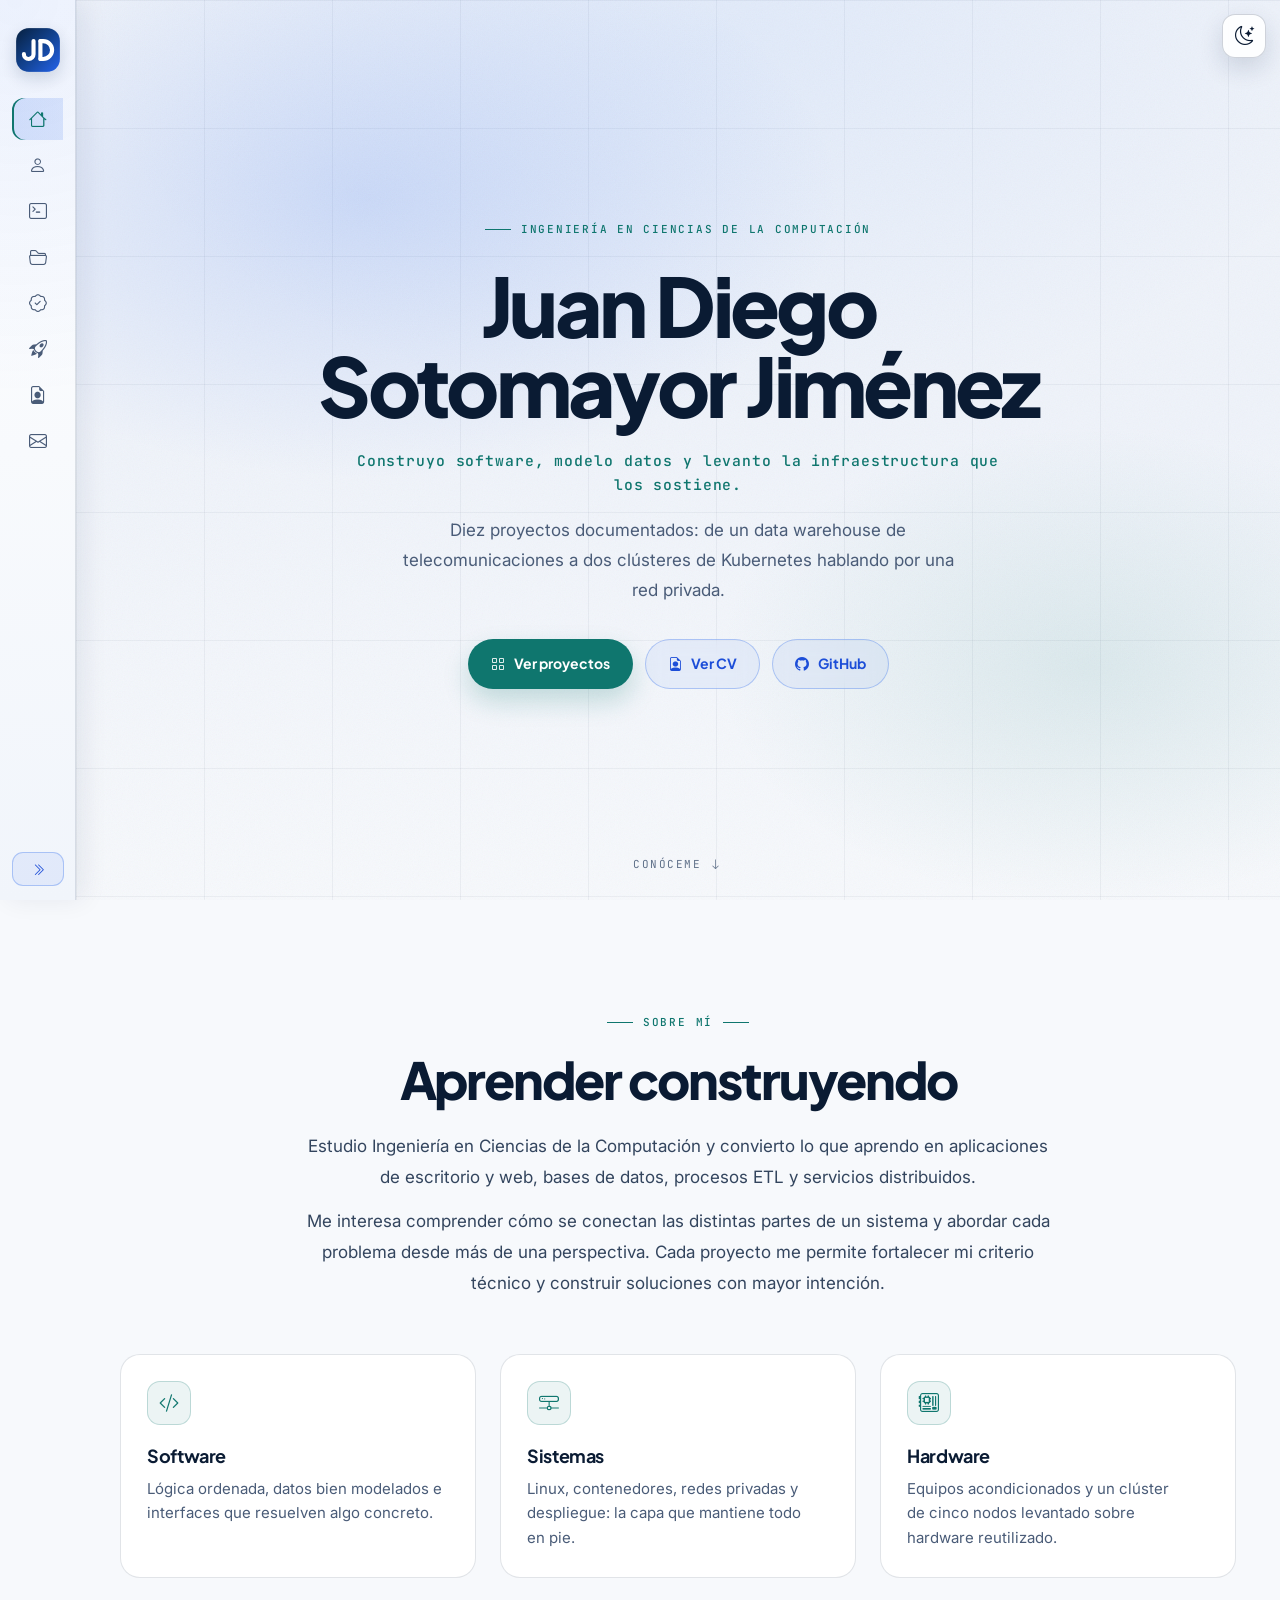
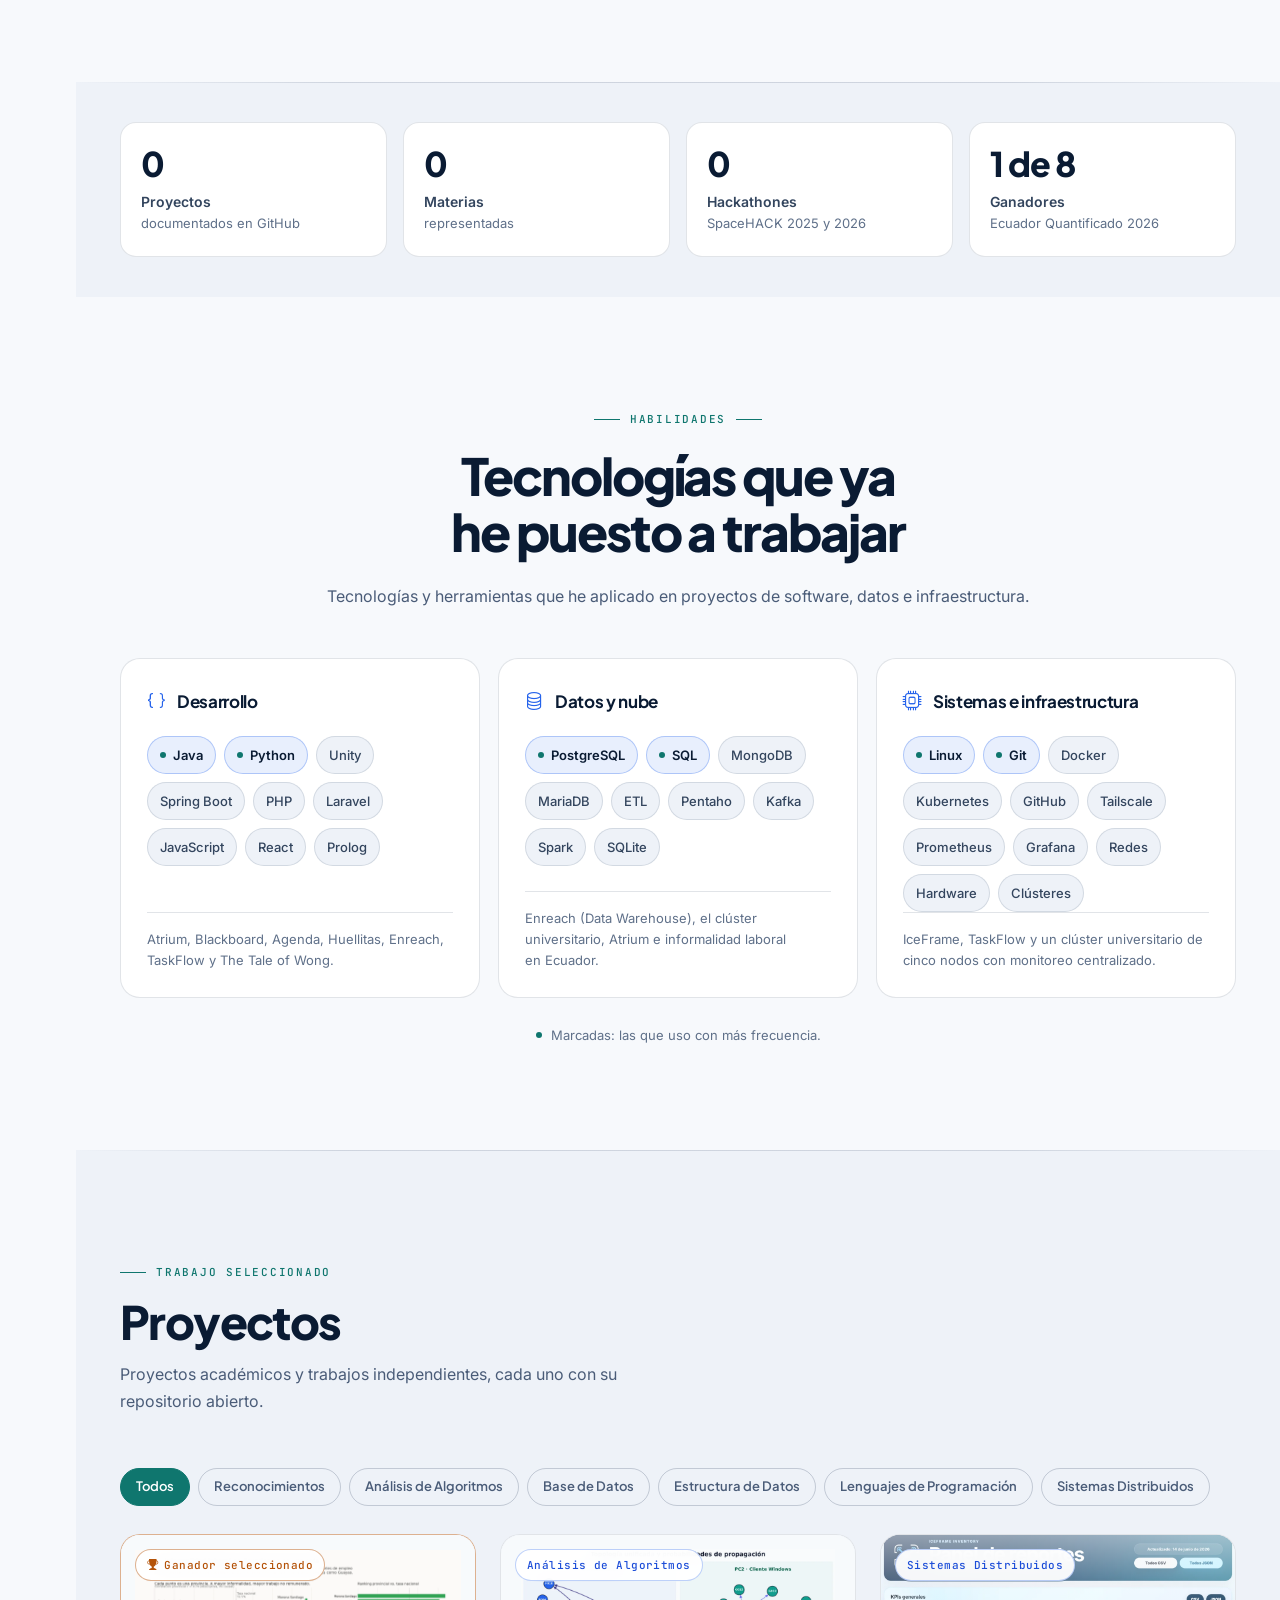
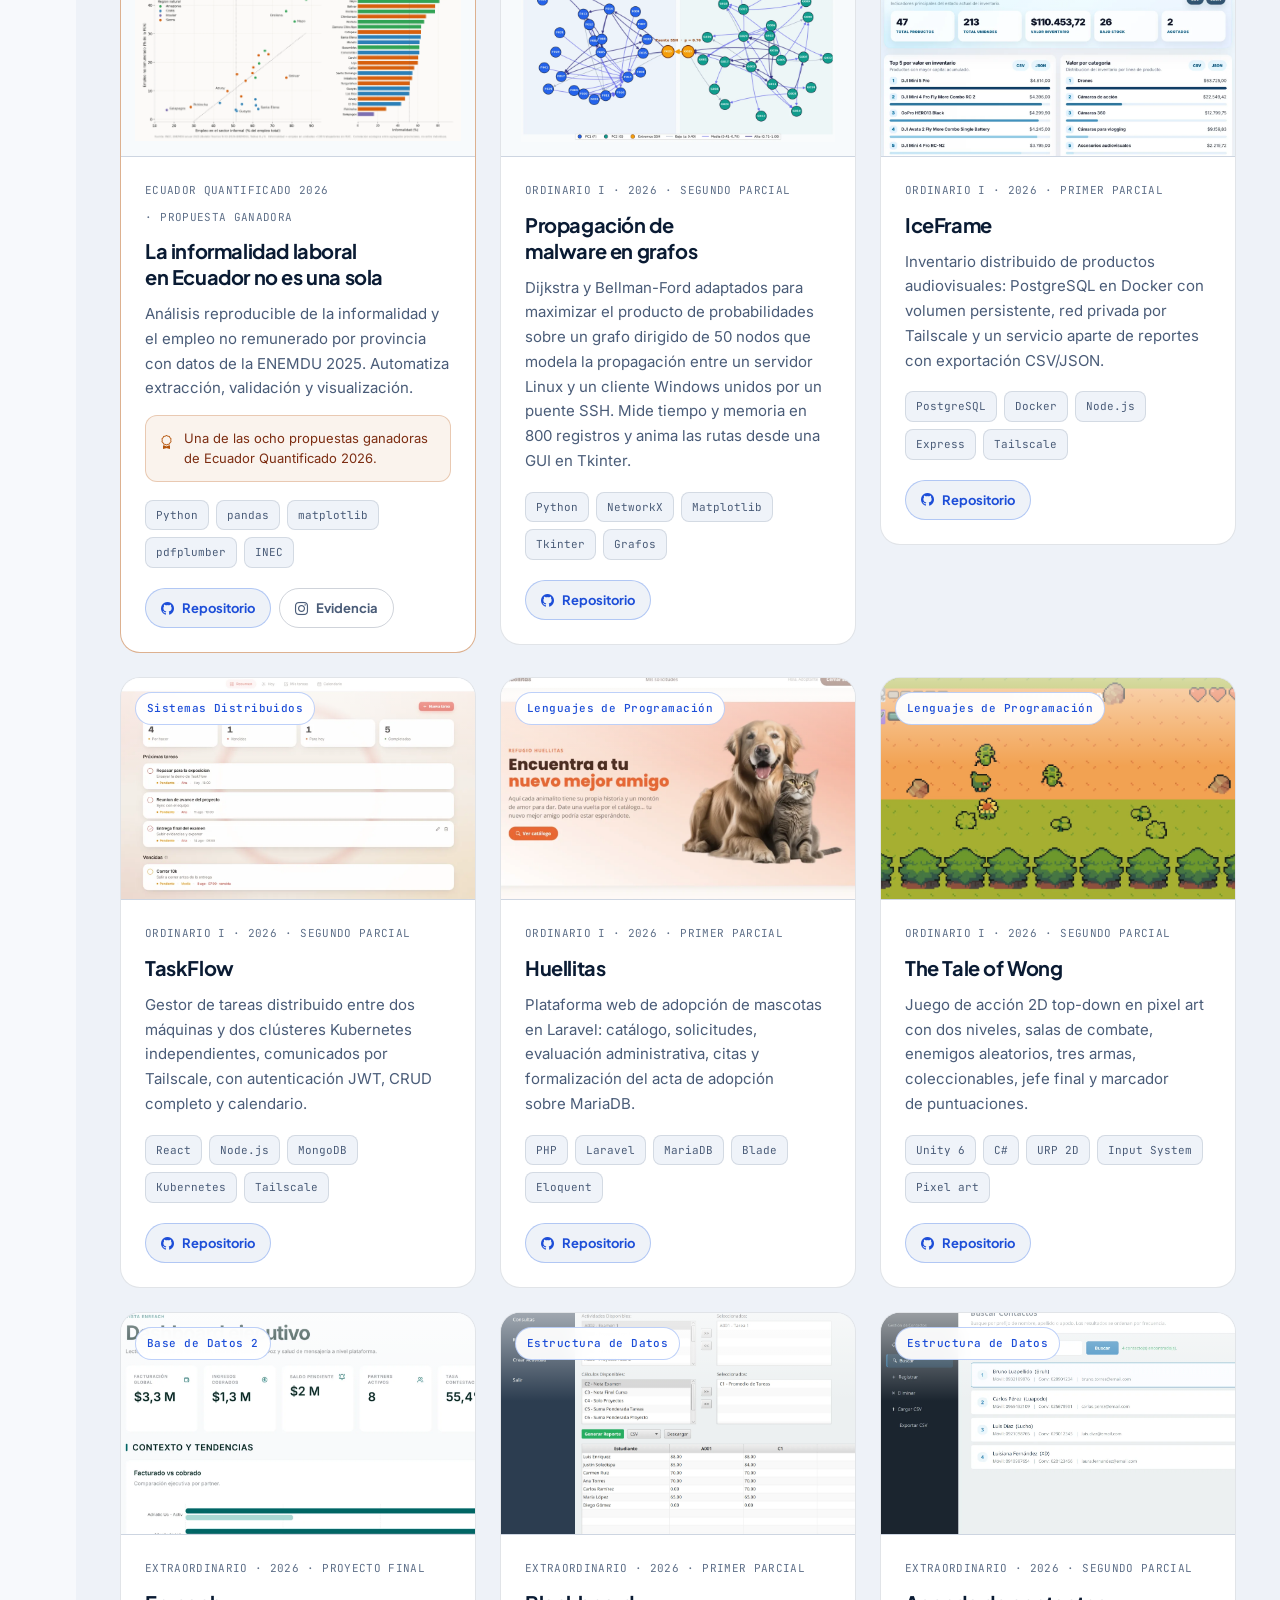
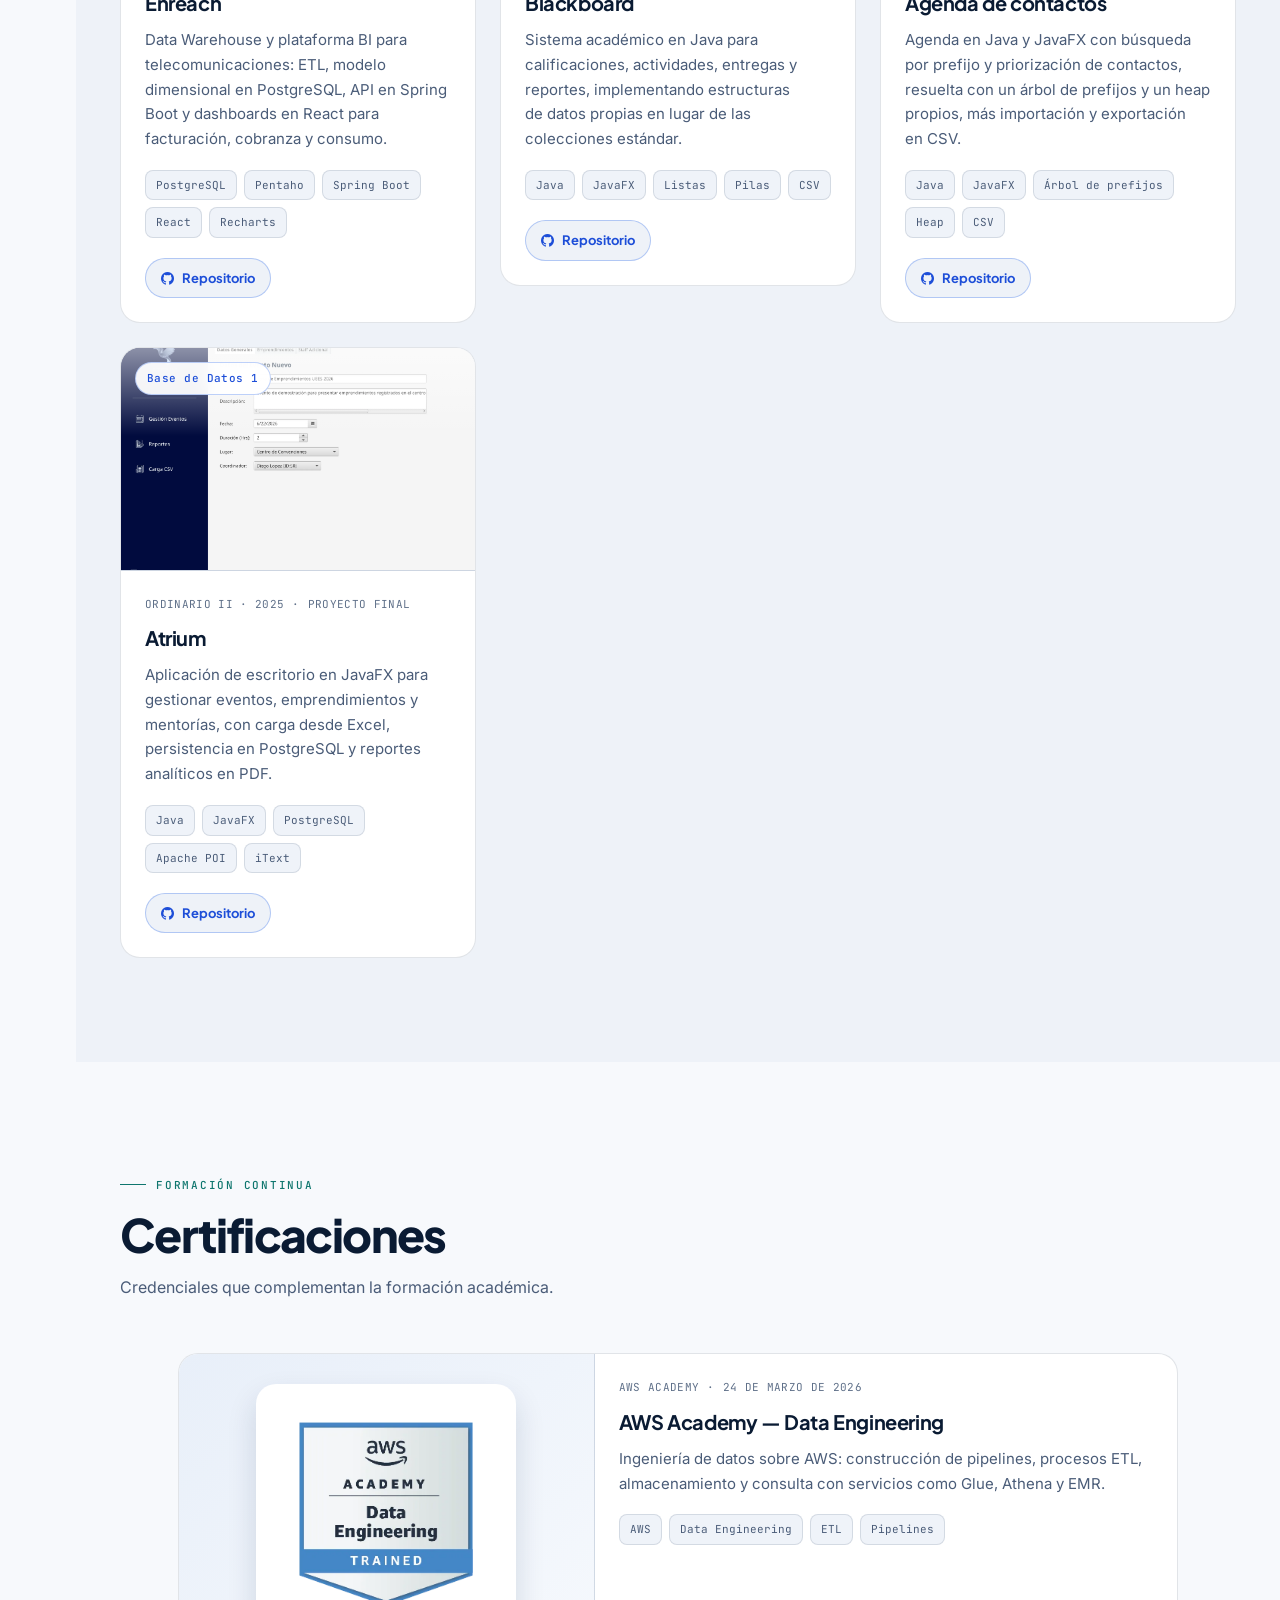
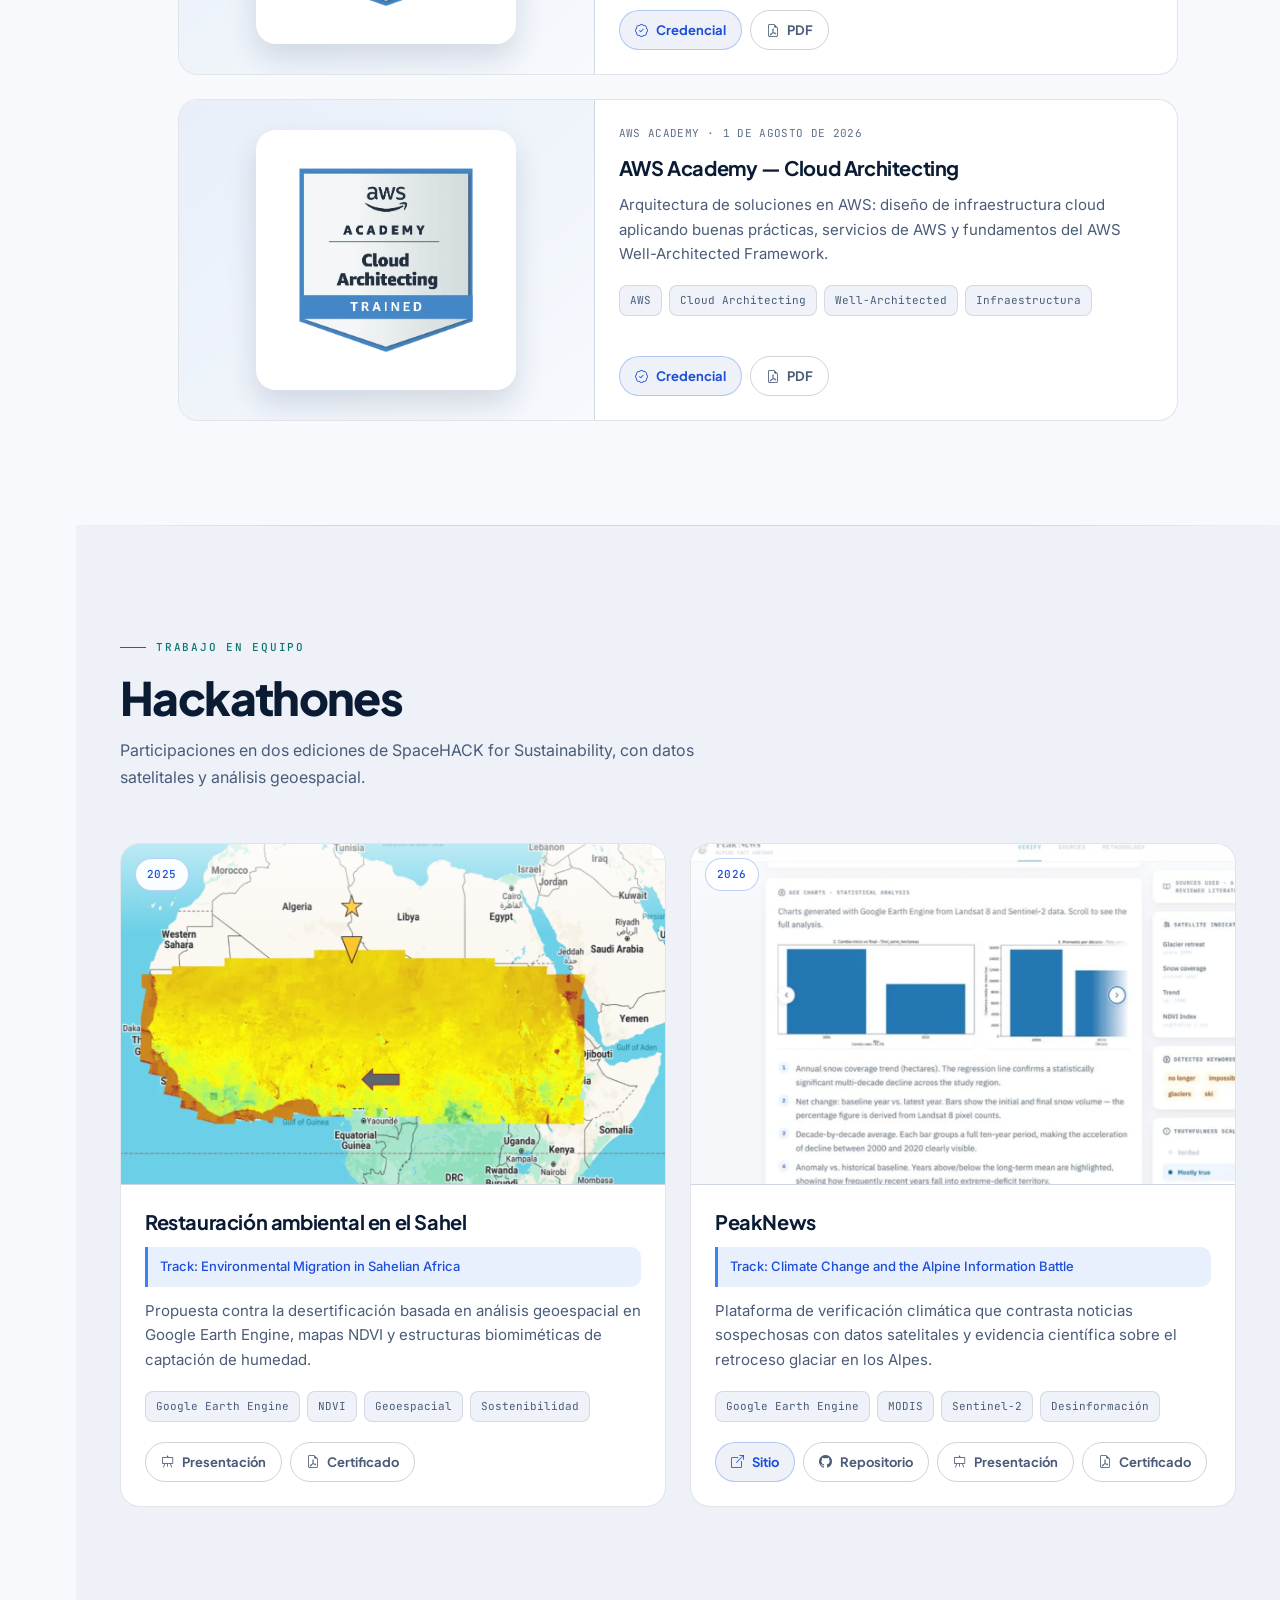
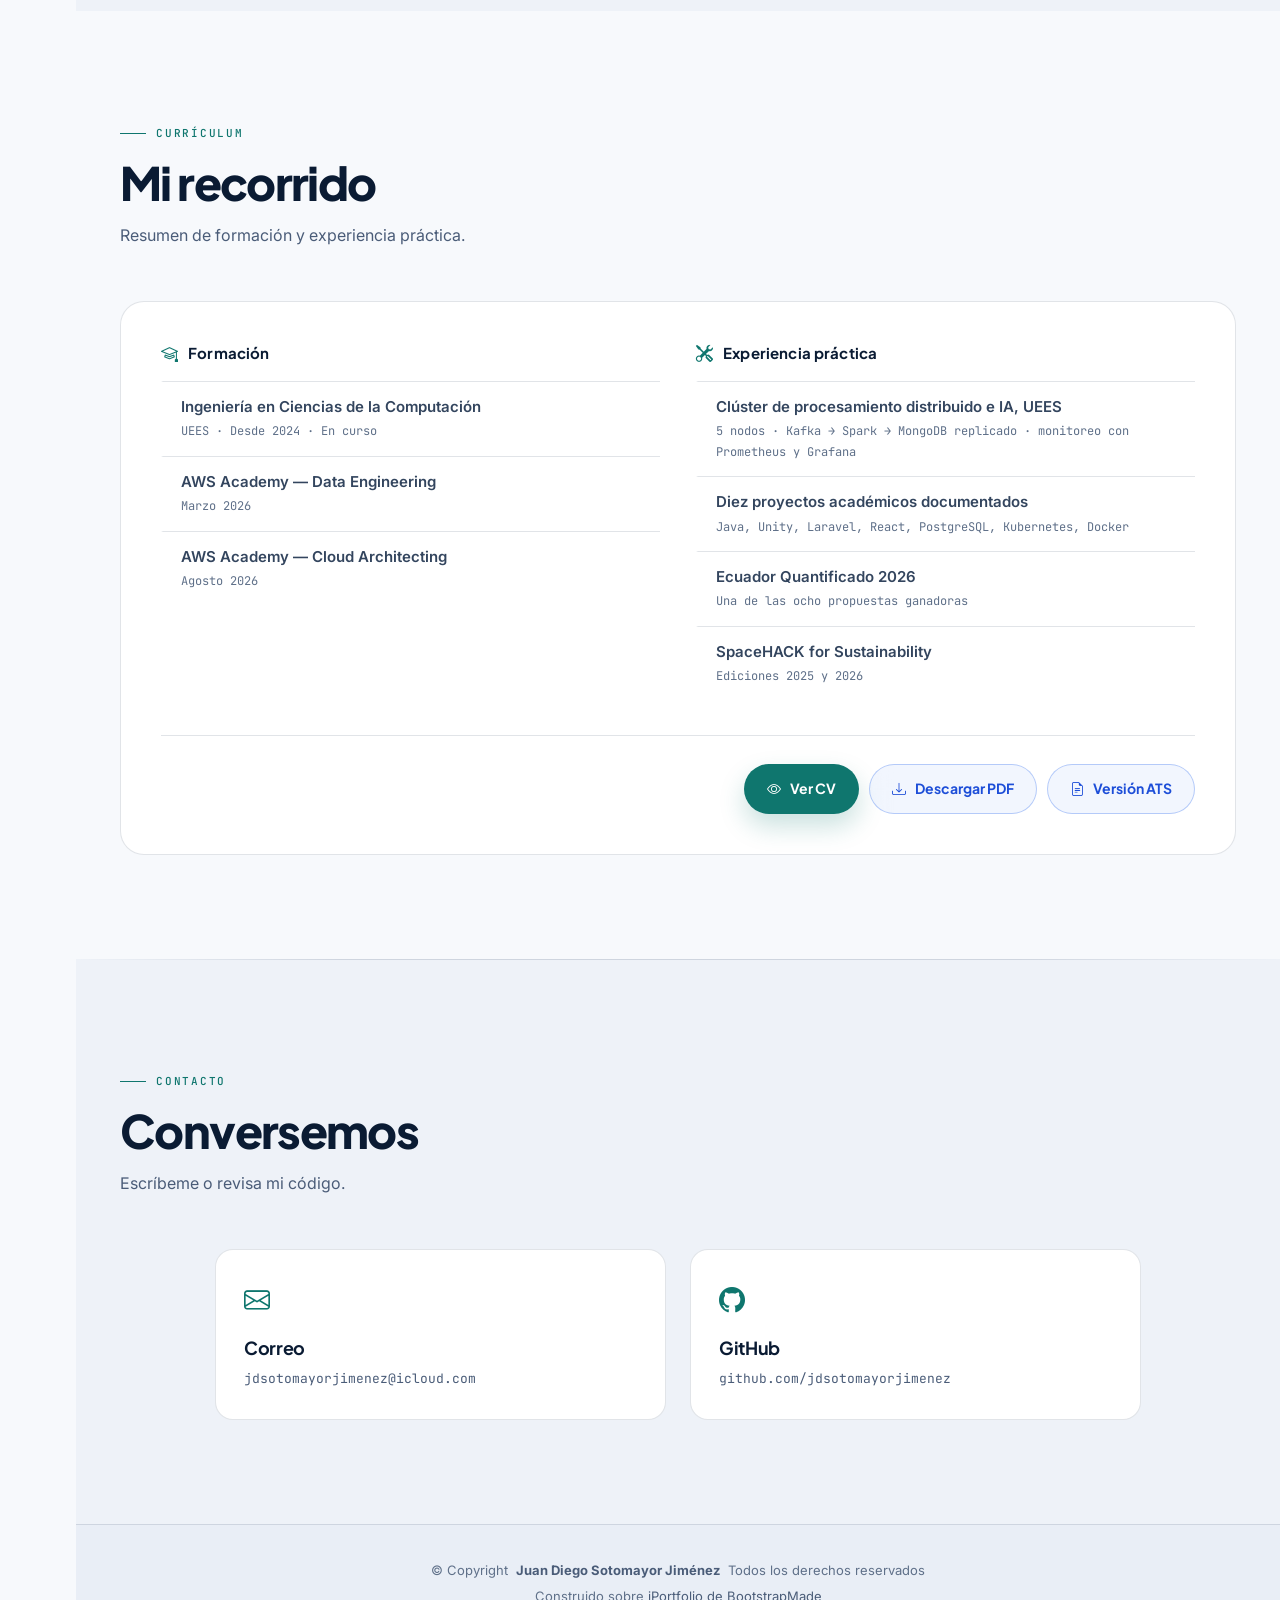
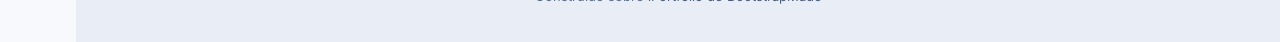
<file: index.html>
<!DOCTYPE html>
<html lang="es">

<head>
  <meta charset="utf-8">
  <meta content="width=device-width, initial-scale=1.0" name="viewport">
  <title>Juan Diego Sotomayor Jiménez | Software, datos e infraestructura</title>
  <meta name="description" content="Portafolio de Juan Diego Sotomayor Jiménez, estudiante de Ingeniería en Ciencias de la Computación: proyectos de software, bases de datos, análisis de datos, Linux, Docker y sistemas distribuidos.">
  <meta name="keywords" content="Juan Diego Sotomayor, portafolio, ingeniería en ciencias de la computación, desarrollo de software, Linux, Docker, sistemas distribuidos, bases de datos, análisis de datos, hardware">
  <meta name="author" content="Juan Diego Sotomayor Jiménez">
  <meta name="theme-color" content="#061224">
  <meta name="color-scheme" content="dark light">
  <link rel="canonical" href="https://jdsotomayorjimenez.github.io/">

  <script>
    // Resuelve el tema antes de pintar: sin esto el sitio parpadea en claro al cargar.
    (function () {
      var theme = 'dark';
      try {
        var stored = localStorage.getItem('theme');
        theme = stored === 'light' || stored === 'dark'
          ? stored
          : (window.matchMedia('(prefers-color-scheme: light)').matches ? 'light' : 'dark');
      } catch (e) { /* almacenamiento bloqueado: se queda en oscuro */ }
      document.documentElement.setAttribute('data-theme', theme);
    })();
  </script>

  <meta property="og:type" content="profile">
  <meta property="og:locale" content="es_EC">
  <meta property="og:site_name" content="Juan Diego Sotomayor Jiménez">
  <meta property="og:title" content="Juan Diego Sotomayor Jiménez | Software, datos e infraestructura">
  <meta property="og:description" content="Estudiante de Ingeniería en Ciencias de la Computación. Proyectos de software, bases de datos, análisis de datos, Linux y sistemas distribuidos.">
  <meta property="og:url" content="https://jdsotomayorjimenez.github.io/">
  <meta property="og:image" content="https://jdsotomayorjimenez.github.io/assets/img/brand/jd-monogram-512.png">
  <meta name="twitter:card" content="summary">

  <link href="assets/img/brand/jd-monogram.svg" rel="icon" type="image/svg+xml">
  <link href="assets/img/brand/jd-favicon-32.png" rel="icon" sizes="32x32" type="image/png">
  <link href="assets/img/brand/jd-apple-touch-icon-180.png" rel="apple-touch-icon">

  <link href="https://fonts.googleapis.com" rel="preconnect">
  <link href="https://fonts.gstatic.com" rel="preconnect" crossorigin>
  <link href="https://fonts.googleapis.com/css2?family=Inter:wght@400;500;600;700&family=Plus+Jakarta+Sans:wght@700;800&family=JetBrains+Mono:wght@500&display=swap" rel="stylesheet">

  <link href="assets/vendor/bootstrap/css/bootstrap.min.css" rel="stylesheet">
  <link href="assets/vendor/bootstrap-icons/bootstrap-icons.css" rel="stylesheet">
  <link href="assets/vendor/aos/aos.css" rel="stylesheet">

  <link href="assets/css/main.css" rel="stylesheet">
  <link href="assets/css/custom.css" rel="stylesheet">

  <script type="application/ld+json">
  {
    "@context": "https://schema.org",
    "@type": "Person",
    "name": "Juan Diego Sotomayor Jiménez",
    "url": "https://jdsotomayorjimenez.github.io/",
    "email": "mailto:jdsotomayorjimenez@icloud.com",
    "jobTitle": "Estudiante de Ingeniería en Ciencias de la Computación",
    "sameAs": ["https://github.com/jdsotomayorjimenez"]
  }
  </script>
</head>

<body class="index-page">

  <a class="skip-link" href="#contenido">Saltar al contenido</a>

  <button class="theme-toggle" type="button" aria-label="Activar tema claro" aria-pressed="false">
    <i class="bi bi-sun" aria-hidden="true"></i>
    <i class="bi bi-moon-stars" aria-hidden="true"></i>
  </button>
  <button class="header-toggle d-xl-none bi bi-list" type="button" aria-label="Abrir menú" aria-controls="header" aria-expanded="false"></button>
  <div class="nav-backdrop" hidden></div>

  <header id="header" class="header d-flex flex-column" aria-label="Navegación principal">

    <a href="#hero" class="sidebar-brand" aria-label="Juan Diego Sotomayor Jiménez, ir al inicio">
      <img
        src="https://github.com/jdsotomayorjimenez.png?size=88"
        width="44"
        height="44"
        alt="Foto de perfil de Juan Diego Sotomayor Jiménez"
        referrerpolicy="no-referrer"
        onerror="this.onerror=null;this.src='assets/img/brand/jd-monogram.svg';this.alt='';">
      <span class="brand-copy">
        <strong>Juan Diego</strong>
        <small>Sotomayor Jiménez</small>
      </span>
    </a>

    <nav id="navmenu" class="navmenu" aria-label="Secciones del portafolio">
      <ul>
        <li><a href="#hero" class="active"><i class="bi bi-house navicon" aria-hidden="true"></i><span class="nav-label">Inicio</span></a></li>
        <li><a href="#about"><i class="bi bi-person navicon" aria-hidden="true"></i><span class="nav-label">Sobre mí</span></a></li>
        <li><a href="#habilidades"><i class="bi bi-terminal navicon" aria-hidden="true"></i><span class="nav-label">Habilidades</span></a></li>
        <li><a href="#proyectos"><i class="bi bi-folder2-open navicon" aria-hidden="true"></i><span class="nav-label">Proyectos</span></a></li>
        <li><a href="#certificaciones"><i class="bi bi-patch-check navicon" aria-hidden="true"></i><span class="nav-label">Certificaciones</span></a></li>
        <li><a href="#hackathones"><i class="bi bi-rocket-takeoff navicon" aria-hidden="true"></i><span class="nav-label">Hackathones</span></a></li>
        <li><a href="#cv"><i class="bi bi-file-earmark-person navicon" aria-hidden="true"></i><span class="nav-label">Currículum</span></a></li>
        <li><a href="#contacto"><i class="bi bi-envelope navicon" aria-hidden="true"></i><span class="nav-label">Contacto</span></a></li>
      </ul>
    </nav>

    <div class="sidebar-footer">
      <span class="sidebar-footer-label" aria-hidden="true">Encuéntrame en</span>
      <div class="social-links">
        <a href="https://github.com/jdsotomayorjimenez" target="_blank" rel="noopener noreferrer" aria-label="GitHub de Juan Diego Sotomayor (abre en una pestaña nueva)"><i class="bi bi-github" aria-hidden="true"></i></a>
        <a href="mailto:jdsotomayorjimenez@icloud.com" aria-label="Escribir un correo"><i class="bi bi-envelope" aria-hidden="true"></i></a>
      </div>
    </div>

    <span class="rail-hint" aria-hidden="true"><i class="bi bi-chevron-double-right"></i></span>
  </header>

  <main class="main" id="contenido">

    <section id="hero" class="hero section">
      <div class="container hero-content" data-aos="fade-up">
        <span class="hero-kicker">Ingeniería en Ciencias de la Computación</span>
        <h1>Juan Diego<br>Sotomayor Jiménez</h1>
        <p class="hero-role">Construyo software, modelo datos y levanto la infraestructura que los sostiene.</p>
        <p class="hero-lead"><span data-project-count="palabra">Diez</span> proyectos documentados: de un data warehouse de telecomunicaciones a dos clústeres de Kubernetes hablando por una red privada.</p>
        <div class="hero-actions">
          <a class="btn-solid" href="#proyectos"><i class="bi bi-grid" aria-hidden="true"></i>Ver proyectos</a>
          <a class="btn-ghost" href="assets/docs/cv/juan-diego-sotomayor-jimenez-cv-visual.pdf" target="_blank" rel="noopener noreferrer"><i class="bi bi-file-earmark-person" aria-hidden="true"></i>Ver CV</a>
          <a class="btn-ghost" href="https://github.com/jdsotomayorjimenez" target="_blank" rel="noopener noreferrer"><i class="bi bi-github" aria-hidden="true"></i>GitHub</a>
        </div>
      </div>

      <a class="scroll-cue" href="#about" aria-label="Continuar a la sección Sobre mí">
        <span aria-hidden="true">Conóceme</span>
        <i class="bi bi-arrow-down" aria-hidden="true"></i>
      </a>
    </section>

    <section id="about" class="about-section section">
      <div class="container about-intro" data-aos="fade-up">
        <span class="section-kicker">Sobre mí</span>
        <h2>Aprender construyendo</h2>
        <p>Estudio Ingeniería en Ciencias de la Computación y convierto lo que aprendo en aplicaciones de escritorio y web, bases de datos, procesos ETL y servicios distribuidos.</p>
        <p>Me interesa comprender cómo se conectan las distintas partes de un sistema y abordar cada problema desde más de una perspectiva. Cada proyecto me permite fortalecer mi criterio técnico y construir soluciones con mayor intención.</p>
      </div>

      <div class="container about-pillars">
        <div class="row g-4">
          <div class="col-md-4" data-aos="fade-up" data-aos-delay="100">
            <article class="pillar-card">
              <span class="pillar-icon"><i class="bi bi-code-slash" aria-hidden="true"></i></span>
              <h3>Software</h3>
              <p>Lógica ordenada, datos bien modelados e interfaces que resuelven algo concreto.</p>
            </article>
          </div>
          <div class="col-md-4" data-aos="fade-up" data-aos-delay="180">
            <article class="pillar-card">
              <span class="pillar-icon"><i class="bi bi-hdd-network" aria-hidden="true"></i></span>
              <h3>Sistemas</h3>
              <p>Linux, contenedores, redes privadas y despliegue: la capa que mantiene todo en pie.</p>
            </article>
          </div>
          <div class="col-md-4" data-aos="fade-up" data-aos-delay="260">
            <article class="pillar-card">
              <span class="pillar-icon"><i class="bi bi-motherboard" aria-hidden="true"></i></span>
              <h3>Hardware</h3>
              <p>Equipos acondicionados y un clúster de cinco nodos levantado sobre hardware reutilizado.</p>
            </article>
          </div>
        </div>
      </div>
    </section>

    <section id="stats" class="stats section section-alt">
      <div class="container" data-aos="fade-up">
        <div class="row gy-3 gx-3">
          <div class="col-lg-3 col-6">
            <div class="stats-item">
              <span data-count="proyectos" data-purecounter-start="0" data-purecounter-end="10" data-purecounter-duration="1" class="purecounter"></span>
              <p><strong>Proyectos</strong> <span>documentados en GitHub</span></p>
            </div>
          </div>
          <div class="col-lg-3 col-6">
            <div class="stats-item">
              <span data-count="materias" data-purecounter-start="0" data-purecounter-end="6" data-purecounter-duration="1" class="purecounter"></span>
              <p><strong>Materias</strong> <span>representadas</span></p>
            </div>
          </div>
          <div class="col-lg-3 col-6">
            <div class="stats-item">
              <span data-purecounter-start="0" data-purecounter-end="2" data-purecounter-duration="1" class="purecounter"></span>
              <p><strong>Hackathones</strong> <span>SpaceHACK 2025 y 2026</span></p>
            </div>
          </div>
          <div class="col-lg-3 col-6">
            <div class="stats-item">
              <span class="stats-figure">1 de 8</span>
              <p><strong>Ganadores</strong> <span>Ecuador Quantificado 2026</span></p>
            </div>
          </div>
        </div>
      </div>
    </section>

    <section id="habilidades" class="skills-section section">
      <div class="container section-heading-centered" data-aos="fade-up">
        <span class="section-kicker">Habilidades</span>
        <h2>Tecnologías que ya<br>he puesto a trabajar</h2>
        <p>Tecnologías y herramientas que he aplicado en proyectos de software, datos e infraestructura.</p>
      </div>

      <div class="container">
        <div class="skills-groups">
          <article class="skill-group" data-aos="fade-up" data-aos-delay="80">
            <div class="skill-group-heading">
              <i class="bi bi-braces" aria-hidden="true"></i>
              <h3>Desarrollo</h3>
            </div>
            <div class="skill-cloud">
              <span class="is-core">Java</span><span class="is-core">Python</span><span>Unity</span><span>Spring Boot</span><span>PHP</span><span>Laravel</span><span>JavaScript</span><span>React</span><span>Prolog</span>
            </div>
            <p class="skill-context">Atrium, Blackboard, Agenda, Huellitas, Enreach, TaskFlow y The Tale of Wong.</p>
          </article>

          <article class="skill-group" data-aos="fade-up" data-aos-delay="160">
            <div class="skill-group-heading">
              <i class="bi bi-database" aria-hidden="true"></i>
              <h3>Datos y nube</h3>
            </div>
            <div class="skill-cloud">
              <span class="is-core">PostgreSQL</span><span class="is-core">SQL</span><span>MongoDB</span><span>MariaDB</span><span>ETL</span><span>Pentaho</span><span>Kafka</span><span>Spark</span><span>SQLite</span>
            </div>
            <p class="skill-context">Enreach (Data Warehouse), el clúster universitario, Atrium e informalidad laboral en Ecuador.</p>
          </article>

          <article class="skill-group" data-aos="fade-up" data-aos-delay="240">
            <div class="skill-group-heading">
              <i class="bi bi-cpu" aria-hidden="true"></i>
              <h3>Sistemas e infraestructura</h3>
            </div>
            <div class="skill-cloud">
              <span class="is-core">Linux</span><span class="is-core">Git</span><span>Docker</span><span>Kubernetes</span><span>GitHub</span><span>Tailscale</span><span>Prometheus</span><span>Grafana</span><span>Redes</span><span>Hardware</span><span>Clústeres</span>
            </div>
            <p class="skill-context">IceFrame, TaskFlow y un clúster universitario de cinco nodos con monitoreo centralizado.</p>
          </article>
        </div>
        <p class="skills-legend" data-aos="fade-up"><span class="legend-dot" aria-hidden="true"></span>Marcadas: las que uso con más frecuencia.</p>
      </div>
    </section>

    <section id="proyectos" class="portfolio section section-alt">
      <div class="container section-title" data-aos="fade-up">
        <span class="section-kicker">Trabajo seleccionado</span>
        <h2>Proyectos</h2>
        <p>Proyectos académicos y trabajos independientes, cada uno con su repositorio abierto.</p>
      </div>

      <div class="container">
        <div class="isotope-layout" data-default-filter="*" data-layout="fitRows" data-sort="original-order">
          <ul class="portfolio-filters isotope-filters" data-aos="fade-up" data-aos-delay="100" aria-label="Filtrar proyectos por materia">
            <li><button type="button" data-filter="*" class="filter-active">Todos</button></li>
            <li><button type="button" data-filter=".filter-reconocimiento">Reconocimientos</button></li>
            <li><button type="button" data-filter=".filter-aalg">Análisis de Algoritmos</button></li>
            <li><button type="button" data-filter=".filter-bd">Base de Datos</button></li>
            <li><button type="button" data-filter=".filter-edd">Estructura de Datos</button></li>
            <li><button type="button" data-filter=".filter-ldp">Lenguajes de Programación</button></li>
            <li><button type="button" data-filter=".filter-sd">Sistemas Distribuidos</button></li>
          </ul>

          <div class="row gy-4 isotope-container" data-aos="fade-up" data-aos-delay="200">

            <div class="col-lg-6 col-xl-4 isotope-item filter-reconocimiento filter-sd" data-materia="sd">
              <article class="portfolio-card recognition-card">
                <div class="card-media is-figure">
                  <picture>
                    <source srcset="assets/img/projects/elquantificador-informalidad.webp" type="image/webp">
                    <img src="assets/img/projects/elquantificador-informalidad.png" alt="Gráfico de la informalidad laboral por provincia en Ecuador" width="2800" height="1639" loading="lazy" decoding="async">
                  </picture>
                  <span class="card-category"><i class="bi bi-trophy-fill" aria-hidden="true"></i>Ganador seleccionado</span>
                </div>
                <div class="card-body-custom">
                  <div class="card-meta"><span>Ecuador Quantificado 2026</span><span>Propuesta ganadora</span></div>
                  <h3>La informalidad laboral en Ecuador no es una sola</h3>
                  <p>Análisis reproducible de la informalidad y el empleo no remunerado por provincia con datos de la ENEMDU 2025. Automatiza extracción, validación y visualización.</p>
                  <p class="card-highlight"><i class="bi bi-award" aria-hidden="true"></i>Una de las ocho propuestas ganadoras de Ecuador Quantificado 2026.</p>
                  <div class="card-tags"><span>Python</span><span>pandas</span><span>matplotlib</span><span>pdfplumber</span><span>INEC</span></div>
                  <div class="card-actions">
                    <a class="btn-portfolio" href="https://github.com/jdsotomayorjimenez/elquantificador_informalidad_ecu" target="_blank" rel="noopener noreferrer"><i class="bi bi-github" aria-hidden="true"></i>Repositorio</a>
                    <a class="btn-portfolio secondary" href="https://www.instagram.com/p/DaLwjDQkp4h/?utm_source=ig_web_copy_link&amp;igsh=NTc4MTIwNjQ2YQ==" target="_blank" rel="noopener noreferrer"><i class="bi bi-instagram" aria-hidden="true"></i>Evidencia</a>
                  </div>
                </div>
              </article>
            </div>

            <div class="col-lg-6 col-xl-4 isotope-item filter-aalg" data-materia="aalg">
              <article class="portfolio-card">
                <div class="card-media is-figure">
                  <picture>
                    <source srcset="assets/img/projects/aalg-propagacion-malware.webp" type="image/webp">
                    <img src="assets/img/projects/aalg-propagacion-malware.png" alt="Grafo dirigido de la propagación de malware entre un servidor Linux y un cliente Windows" width="1800" height="1108" loading="lazy" decoding="async">
                  </picture>
                  <span class="card-category">Análisis de Algoritmos</span>
                </div>
                <div class="card-body-custom">
                  <div class="card-meta"><span>Ordinario I · 2026</span><span>Segundo parcial</span></div>
                  <h3>Propagación de malware en grafos</h3>
                  <p>Dijkstra y Bellman-Ford adaptados para maximizar el producto de probabilidades sobre un grafo dirigido de 50 nodos que modela la propagación entre un servidor Linux y un cliente Windows unidos por un puente SSH. Mide tiempo y memoria en 800 registros y anima las rutas desde una GUI en Tkinter.</p>
                  <div class="card-tags"><span>Python</span><span>NetworkX</span><span>Matplotlib</span><span>Tkinter</span><span>Grafos</span></div>
                  <div class="card-actions"><a class="btn-portfolio" href="https://github.com/ueesaalg/aalg_act2_2p_ord1_26_grupo3" target="_blank" rel="noopener noreferrer"><i class="bi bi-github" aria-hidden="true"></i>Repositorio</a></div>
                </div>
              </article>
            </div>

            <div class="col-lg-6 col-xl-4 isotope-item filter-sd" data-materia="sd">
              <article class="portfolio-card">
                <div class="card-media">
                  <picture>
                    <source srcset="assets/img/projects/iceframe.webp" type="image/webp">
                    <img src="assets/img/projects/iceframe.png" alt="Panel de reportes del sistema IceFrame" width="1200" height="800" loading="lazy" decoding="async">
                  </picture>
                  <span class="card-category">Sistemas Distribuidos</span>
                </div>
                <div class="card-body-custom">
                  <div class="card-meta"><span>Ordinario I · 2026</span><span>Primer parcial</span></div>
                  <h3>IceFrame</h3>
                  <p>Inventario distribuido de productos audiovisuales: PostgreSQL en Docker con volumen persistente, red privada por Tailscale y un servicio aparte de reportes con exportación CSV/JSON.</p>
                  <div class="card-tags"><span>PostgreSQL</span><span>Docker</span><span>Node.js</span><span>Express</span><span>Tailscale</span></div>
                  <div class="card-actions"><a class="btn-portfolio" href="https://github.com/jdsotomayorjimenez/proyecto-iceframe-db-reportes" target="_blank" rel="noopener noreferrer"><i class="bi bi-github" aria-hidden="true"></i>Repositorio</a></div>
                </div>
              </article>
            </div>

            <div class="col-lg-6 col-xl-4 isotope-item filter-sd" data-materia="sd">
              <article class="portfolio-card">
                <div class="card-media">
                  <picture>
                    <source srcset="assets/img/projects/taskflow.webp" type="image/webp">
                    <img src="assets/img/projects/taskflow.png" alt="Panel de resumen del gestor de tareas TaskFlow" width="1532" height="691" loading="lazy" decoding="async">
                  </picture>
                  <span class="card-category">Sistemas Distribuidos</span>
                </div>
                <div class="card-body-custom">
                  <div class="card-meta"><span>Ordinario I · 2026</span><span>Segundo parcial</span></div>
                  <h3>TaskFlow</h3>
                  <p>Gestor de tareas distribuido entre dos máquinas y dos clústeres Kubernetes independientes, comunicados por Tailscale, con autenticación JWT, CRUD completo y calendario.</p>
                  <div class="card-tags"><span>React</span><span>Node.js</span><span>MongoDB</span><span>Kubernetes</span><span>Tailscale</span></div>
                  <div class="card-actions"><a class="btn-portfolio" href="https://github.com/jdsotomayorjimenez/proyecto-sd-taskflow" target="_blank" rel="noopener noreferrer"><i class="bi bi-github" aria-hidden="true"></i>Repositorio</a></div>
                </div>
              </article>
            </div>

            <div class="col-lg-6 col-xl-4 isotope-item filter-ldp" data-materia="ldp">
              <article class="portfolio-card">
                <div class="card-media">
                  <picture>
                    <source srcset="assets/img/projects/huellitas.webp" type="image/webp">
                    <img src="assets/img/projects/huellitas.png" alt="Página principal de la plataforma de adopciones Huellitas" width="1200" height="800" loading="lazy" decoding="async">
                  </picture>
                  <span class="card-category">Lenguajes de Programación</span>
                </div>
                <div class="card-body-custom">
                  <div class="card-meta"><span>Ordinario I · 2026</span><span>Primer parcial</span></div>
                  <h3>Huellitas</h3>
                  <p>Plataforma web de adopción de mascotas en Laravel: catálogo, solicitudes, evaluación administrativa, citas y formalización del acta de adopción sobre MariaDB.</p>
                  <div class="card-tags"><span>PHP</span><span>Laravel</span><span>MariaDB</span><span>Blade</span><span>Eloquent</span></div>
                  <div class="card-actions"><a class="btn-portfolio" href="https://github.com/jdsotomayorjimenez/proyecto-ldp-huellitas" target="_blank" rel="noopener noreferrer"><i class="bi bi-github" aria-hidden="true"></i>Repositorio</a></div>
                </div>
              </article>
            </div>

            <div class="col-lg-6 col-xl-4 isotope-item filter-ldp" data-materia="ldp">
              <article class="portfolio-card">
                <div class="card-media">
                  <picture>
                    <source srcset="assets/img/projects/ttow.webp" type="image/webp">
                    <img src="assets/img/projects/ttow.png" alt="Escena de combate del juego The Tale of Wong" width="1915" height="1076" loading="lazy" decoding="async">
                  </picture>
                  <span class="card-category">Lenguajes de Programación</span>
                </div>
                <div class="card-body-custom">
                  <div class="card-meta"><span>Ordinario I · 2026</span><span>Segundo parcial</span></div>
                  <h3>The Tale of Wong</h3>
                  <p>Juego de acción 2D top-down en pixel art con dos niveles, salas de combate, enemigos aleatorios, tres armas, coleccionables, jefe final y marcador de puntuaciones.</p>
                  <div class="card-tags"><span>Unity 6</span><span>C#</span><span>URP 2D</span><span>Input System</span><span>Pixel art</span></div>
                  <div class="card-actions"><a class="btn-portfolio" href="https://github.com/jdsotomayorjimenez/proyecto-ldp-ttow" target="_blank" rel="noopener noreferrer"><i class="bi bi-github" aria-hidden="true"></i>Repositorio</a></div>
                </div>
              </article>
            </div>

            <div class="col-lg-6 col-xl-4 isotope-item filter-bd" data-materia="bd2">
              <article class="portfolio-card">
                <div class="card-media">
                  <picture>
                    <source srcset="assets/img/projects/bd2-enreach.webp" type="image/webp">
                    <img src="assets/img/projects/bd2-enreach.png" alt="Dashboard analítico del Data Warehouse Enreach" width="1200" height="800" loading="lazy" decoding="async">
                  </picture>
                  <span class="card-category">Base de Datos 2</span>
                </div>
                <div class="card-body-custom">
                  <div class="card-meta"><span>Extraordinario · 2026</span><span>Proyecto final</span></div>
                  <h3>Enreach</h3>
                  <p>Data Warehouse y plataforma BI para telecomunicaciones: ETL, modelo dimensional en PostgreSQL, API en Spring Boot y dashboards en React para facturación, cobranza y consumo.</p>
                  <div class="card-tags"><span>PostgreSQL</span><span>Pentaho</span><span>Spring Boot</span><span>React</span><span>Recharts</span></div>
                  <div class="card-actions"><a class="btn-portfolio" href="https://github.com/juandifrost17/proyecto_bd2_enreach" target="_blank" rel="noopener noreferrer"><i class="bi bi-github" aria-hidden="true"></i>Repositorio</a></div>
                </div>
              </article>
            </div>

            <div class="col-lg-6 col-xl-4 isotope-item filter-edd" data-materia="edd">
              <article class="portfolio-card">
                <div class="card-media">
                  <picture>
                    <source srcset="assets/img/projects/edd-blackboard.webp" type="image/webp">
                    <img src="assets/img/projects/edd-blackboard.png" alt="Generador de reportes del sistema académico Blackboard" width="2106" height="1578" loading="lazy" decoding="async">
                  </picture>
                  <span class="card-category">Estructura de Datos</span>
                </div>
                <div class="card-body-custom">
                  <div class="card-meta"><span>Extraordinario · 2026</span><span>Primer parcial</span></div>
                  <h3>Blackboard</h3>
                  <p>Sistema académico en Java para calificaciones, actividades, entregas y reportes, implementando estructuras de datos propias en lugar de las colecciones estándar.</p>
                  <div class="card-tags"><span>Java</span><span>JavaFX</span><span>Listas</span><span>Pilas</span><span>CSV</span></div>
                  <div class="card-actions"><a class="btn-portfolio" href="https://github.com/juandifrost17/proyecto_edd_blackboard" target="_blank" rel="noopener noreferrer"><i class="bi bi-github" aria-hidden="true"></i>Repositorio</a></div>
                </div>
              </article>
            </div>

            <div class="col-lg-6 col-xl-4 isotope-item filter-edd" data-materia="edd">
              <article class="portfolio-card">
                <div class="card-media">
                  <picture>
                    <source srcset="assets/img/projects/edd-agenda.webp" type="image/webp">
                    <img src="assets/img/projects/edd-agenda.png" alt="Pantalla de búsqueda de contactos de la agenda" width="1261" height="902" loading="lazy" decoding="async">
                  </picture>
                  <span class="card-category">Estructura de Datos</span>
                </div>
                <div class="card-body-custom">
                  <div class="card-meta"><span>Extraordinario · 2026</span><span>Segundo parcial</span></div>
                  <h3>Agenda de contactos</h3>
                  <p>Agenda en Java y JavaFX con búsqueda por prefijo y priorización de contactos, resuelta con un árbol de prefijos y un heap propios, más importación y exportación en CSV.</p>
                  <div class="card-tags"><span>Java</span><span>JavaFX</span><span>Árbol de prefijos</span><span>Heap</span><span>CSV</span></div>
                  <div class="card-actions"><a class="btn-portfolio" href="https://github.com/juandifrost17/proyecto_edd_agenda" target="_blank" rel="noopener noreferrer"><i class="bi bi-github" aria-hidden="true"></i>Repositorio</a></div>
                </div>
              </article>
            </div>

            <div class="col-lg-6 col-xl-4 isotope-item filter-bd" data-materia="bd1">
              <article class="portfolio-card">
                <div class="card-media">
                  <picture>
                    <source srcset="assets/img/projects/bd1-atrium.webp" type="image/webp">
                    <img src="assets/img/projects/bd1-atrium.png" alt="Pantalla principal del sistema de gestión Atrium" width="2115" height="1588" loading="lazy" decoding="async">
                  </picture>
                  <span class="card-category">Base de Datos 1</span>
                </div>
                <div class="card-body-custom">
                  <div class="card-meta"><span>Ordinario II · 2025</span><span>Proyecto final</span></div>
                  <h3>Atrium</h3>
                  <p>Aplicación de escritorio en JavaFX para gestionar eventos, emprendimientos y mentorías, con carga desde Excel, persistencia en PostgreSQL y reportes analíticos en PDF.</p>
                  <div class="card-tags"><span>Java</span><span>JavaFX</span><span>PostgreSQL</span><span>Apache POI</span><span>iText</span></div>
                  <div class="card-actions"><a class="btn-portfolio" href="https://github.com/juandifrost17/proyecto_bd1_atrium" target="_blank" rel="noopener noreferrer"><i class="bi bi-github" aria-hidden="true"></i>Repositorio</a></div>
                </div>
              </article>
            </div>

          </div>
        </div>
      </div>
    </section>

    <section id="certificaciones" class="section">
      <div class="container section-title" data-aos="fade-up">
        <span class="section-kicker">Formación continua</span>
        <h2>Certificaciones</h2>
        <p>Credenciales que complementan la formación académica.</p>
      </div>

      <div class="container d-grid gap-4" data-aos="fade-up" data-aos-delay="100">
        <article class="feature-card certification-card">
          <div class="row g-0 align-items-stretch">
            <div class="col-md-5 card-media certification-badge-media">
              <picture>
                <source srcset="assets/img/certifications/aws-data-engineering.webp" type="image/webp">
                <img src="assets/img/certifications/aws-data-engineering.png" alt="Insignia de AWS Academy Data Engineering" class="aws-badge-img" width="601" height="601" loading="lazy" decoding="async">
              </picture>
            </div>
            <div class="col-md-7 card-body-custom">
              <div class="card-meta"><span>AWS Academy</span><span>24 de marzo de 2026</span></div>
              <h3>AWS Academy — Data Engineering</h3>
              <p>Ingeniería de datos sobre AWS: construcción de pipelines, procesos ETL, almacenamiento y consulta con servicios como Glue, Athena y EMR.</p>
              <div class="card-tags"><span>AWS</span><span>Data Engineering</span><span>ETL</span><span>Pipelines</span></div>
              <div class="card-actions">
                <a class="btn-portfolio" href="https://www.credly.com/go/jmzJ83qA" target="_blank" rel="noopener noreferrer"><i class="bi bi-patch-check" aria-hidden="true"></i>Credencial</a>
                <a class="btn-portfolio secondary" href="assets/docs/certifications/aws-data-engineering.pdf" target="_blank" rel="noopener noreferrer"><i class="bi bi-file-earmark-pdf" aria-hidden="true"></i>PDF</a>
              </div>
            </div>
          </div>
        </article>

        <article class="feature-card certification-card">
          <div class="row g-0 align-items-stretch">
            <div class="col-md-5 card-media certification-badge-media">
              <picture>
                <source srcset="assets/img/certifications/aws-cloud-architecting.webp" type="image/webp">
                <img src="assets/img/certifications/aws-cloud-architecting.png" alt="Insignia de AWS Academy Cloud Architecting" class="aws-badge-img" width="601" height="601" loading="lazy" decoding="async">
              </picture>
            </div>
            <div class="col-md-7 card-body-custom">
              <div class="card-meta"><span>AWS Academy</span><span>1 de agosto de 2026</span></div>
              <h3>AWS Academy — Cloud Architecting</h3>
              <p>Arquitectura de soluciones en AWS: diseño de infraestructura cloud aplicando buenas prácticas, servicios de AWS y fundamentos del AWS Well-Architected Framework.</p>
              <div class="card-tags"><span>AWS</span><span>Cloud Architecting</span><span>Well-Architected</span><span>Infraestructura</span></div>
              <div class="card-actions">
                <a class="btn-portfolio" href="https://www.credly.com/badges/28597e0b-4e4d-41e6-b826-8e6eeebaab53/public_url" target="_blank" rel="noopener noreferrer"><i class="bi bi-patch-check" aria-hidden="true"></i>Credencial</a>
                <a class="btn-portfolio secondary" href="assets/docs/certifications/aws-cloud-architecting.pdf" target="_blank" rel="noopener noreferrer"><i class="bi bi-file-earmark-pdf" aria-hidden="true"></i>PDF</a>
              </div>
            </div>
          </div>
        </article>
      </div>
    </section>

    <section id="hackathones" class="section section-alt">
      <div class="container section-title" data-aos="fade-up">
        <span class="section-kicker">Trabajo en equipo</span>
        <h2>Hackathones</h2>
        <p>Participaciones en dos ediciones de SpaceHACK for Sustainability, con datos satelitales y análisis geoespacial.</p>
      </div>

      <div class="container" data-aos="fade-up" data-aos-delay="100">
        <div class="row gy-4">
          <div class="col-lg-6">
            <article class="feature-card hackathon-card">
              <div class="card-media">
                <picture>
                  <source srcset="assets/img/hackathons/spacehack-2025.webp" type="image/webp">
                  <img src="assets/img/hackathons/spacehack-2025.png" alt="Mapa NDVI del proyecto de SpaceHACK 2025" width="1200" height="799" loading="lazy" decoding="async">
                </picture>
                <span class="card-category">2025</span>
              </div>
              <div class="card-body-custom">
                <h3>Restauración ambiental en el Sahel</h3>
                <p class="track-line">Track: Environmental Migration in Sahelian Africa</p>
                <p>Propuesta contra la desertificación basada en análisis geoespacial en Google Earth Engine, mapas NDVI y estructuras biomiméticas de captación de humedad.</p>
                <div class="card-tags"><span>Google Earth Engine</span><span>NDVI</span><span>Geoespacial</span><span>Sostenibilidad</span></div>
                <div class="card-actions">
                  <a class="btn-portfolio secondary" href="assets/docs/hackathons/spacehack-2025-presentation.pdf" target="_blank" rel="noopener noreferrer"><i class="bi bi-easel" aria-hidden="true"></i>Presentación</a>
                  <a class="btn-portfolio secondary" href="assets/docs/hackathons/spacehack-2025-certificate.pdf" target="_blank" rel="noopener noreferrer"><i class="bi bi-file-earmark-pdf" aria-hidden="true"></i>Certificado</a>
                </div>
              </div>
            </article>
          </div>

          <div class="col-lg-6">
            <article class="feature-card hackathon-card">
              <div class="card-media">
                <picture>
                  <source srcset="assets/img/hackathons/spacehack-2026.webp" type="image/webp">
                  <img src="assets/img/hackathons/spacehack-2026.png" alt="Interfaz del proyecto PeakNews de SpaceHACK 2026" width="1200" height="800" loading="lazy" decoding="async">
                </picture>
                <span class="card-category">2026</span>
              </div>
              <div class="card-body-custom">
                <h3>PeakNews</h3>
                <p class="track-line">Track: Climate Change and the Alpine Information Battle</p>
                <p>Plataforma de verificación climática que contrasta noticias sospechosas con datos satelitales y evidencia científica sobre el retroceso glaciar en los Alpes.</p>
                <div class="card-tags"><span>Google Earth Engine</span><span>MODIS</span><span>Sentinel-2</span><span>Desinformación</span></div>
                <div class="card-actions">
                  <a class="btn-portfolio" href="https://spacehack-2026.vercel.app/" target="_blank" rel="noopener noreferrer"><i class="bi bi-box-arrow-up-right" aria-hidden="true"></i>Sitio</a>
                  <a class="btn-portfolio secondary" href="https://github.com/bypaupau/Spacehack-2026-PeakNews" target="_blank" rel="noopener noreferrer"><i class="bi bi-github" aria-hidden="true"></i>Repositorio</a>
                  <a class="btn-portfolio secondary" href="assets/docs/hackathons/spacehack-2026-presentation.pdf" target="_blank" rel="noopener noreferrer"><i class="bi bi-easel" aria-hidden="true"></i>Presentación</a>
                  <a class="btn-portfolio secondary" href="assets/docs/hackathons/spacehack-2026-certificate.pdf" target="_blank" rel="noopener noreferrer"><i class="bi bi-file-earmark-pdf" aria-hidden="true"></i>Certificado</a>
                </div>
              </div>
            </article>
          </div>
        </div>
      </div>
    </section>

    <section id="cv" class="cv-section section">
      <div class="container section-title" data-aos="fade-up">
        <span class="section-kicker">Currículum</span>
        <h2>Mi recorrido</h2>
        <p>Resumen de formación y experiencia práctica.</p>
      </div>

      <div class="container">
        <div class="cv-panel" data-aos="fade-up" data-aos-delay="100">
          <div class="cv-columns">
            <div class="cv-block">
              <h3><i class="bi bi-mortarboard" aria-hidden="true"></i>Formación</h3>
              <ul>
                <li><strong>Ingeniería en Ciencias de la Computación</strong><span>UEES · Desde 2024 · En curso</span></li>
                <li><strong>AWS Academy — Data Engineering</strong><span>Marzo 2026</span></li>
                <li><strong>AWS Academy — Cloud Architecting</strong><span>Agosto 2026</span></li>
              </ul>
            </div>
            <div class="cv-block">
              <h3><i class="bi bi-tools" aria-hidden="true"></i>Experiencia práctica</h3>
              <ul>
                <li><strong>Clúster de procesamiento distribuido e IA, UEES</strong><span>5 nodos · Kafka → Spark → MongoDB replicado · monitoreo con Prometheus y Grafana</span></li>
                <li><strong><span data-project-count="palabra">Diez</span> proyectos académicos documentados</strong><span>Java, Unity, Laravel, React, PostgreSQL, Kubernetes, Docker</span></li>
                <li><strong>Ecuador Quantificado 2026</strong><span>Una de las ocho propuestas ganadoras</span></li>
                <li><strong>SpaceHACK for Sustainability</strong><span>Ediciones 2025 y 2026</span></li>
              </ul>
            </div>
          </div>

          <div class="cv-note">
            <div class="cv-actions">
              <a class="btn-solid" href="assets/docs/cv/juan-diego-sotomayor-jimenez-cv-visual.pdf" target="_blank" rel="noopener noreferrer">
                <i class="bi bi-eye" aria-hidden="true"></i>Ver CV
              </a>
              <a class="btn-ghost" href="assets/docs/cv/juan-diego-sotomayor-jimenez-cv-visual.pdf" download="juan-diego-sotomayor-jimenez-cv-visual.pdf">
                <i class="bi bi-download" aria-hidden="true"></i>Descargar PDF
              </a>
              <a class="btn-ghost" href="assets/docs/cv/juan-diego-sotomayor-jimenez-cv.pdf" target="_blank" rel="noopener noreferrer">
                <i class="bi bi-file-earmark-text" aria-hidden="true"></i>Versión ATS
              </a>
            </div>
          </div>
        </div>
      </div>
    </section>

    <section id="contacto" class="contact section section-alt">
      <div class="container section-title" data-aos="fade-up">
        <span class="section-kicker">Contacto</span>
        <h2>Conversemos</h2>
        <p>Escríbeme o revisa mi código.</p>
      </div>

      <div class="container" data-aos="fade-up" data-aos-delay="100">
        <div class="row gy-4 justify-content-center">
          <div class="col-lg-5">
            <a class="contact-card" href="mailto:jdsotomayorjimenez@icloud.com">
              <i class="bi bi-envelope" aria-hidden="true"></i>
              <h3>Correo</h3>
              <span>jdsotomayorjimenez@icloud.com</span>
            </a>
          </div>
          <div class="col-lg-5">
            <a class="contact-card" href="https://github.com/jdsotomayorjimenez" target="_blank" rel="noopener noreferrer">
              <i class="bi bi-github" aria-hidden="true"></i>
              <h3>GitHub</h3>
              <span>github.com/jdsotomayorjimenez</span>
            </a>
          </div>
        </div>
      </div>
    </section>

  </main>

  <footer id="footer" class="footer position-relative">
    <div class="container">
      <div class="copyright text-center">
        <p>© <span>Copyright</span> <strong class="px-1 sitename">Juan Diego Sotomayor Jiménez</strong> <span>Todos los derechos reservados</span></p>
      </div>
      <div class="credits">
        Construido sobre <a href="https://bootstrapmade.com/">iPortfolio de BootstrapMade</a>
      </div>
    </div>
  </footer>

  <a href="#" id="scroll-top" class="scroll-top d-flex align-items-center justify-content-center" aria-label="Volver arriba"><i class="bi bi-arrow-up-short" aria-hidden="true"></i></a>
  <div id="preloader"></div>

  <script src="assets/vendor/aos/aos.js"></script>
  <script src="assets/vendor/purecounter/purecounter_vanilla.js"></script>
  <script src="assets/vendor/imagesloaded/imagesloaded.pkgd.min.js"></script>
  <script src="assets/vendor/isotope-layout/isotope.pkgd.min.js"></script>
  <script src="assets/js/main.js"></script>
</body>

</html>
</file>
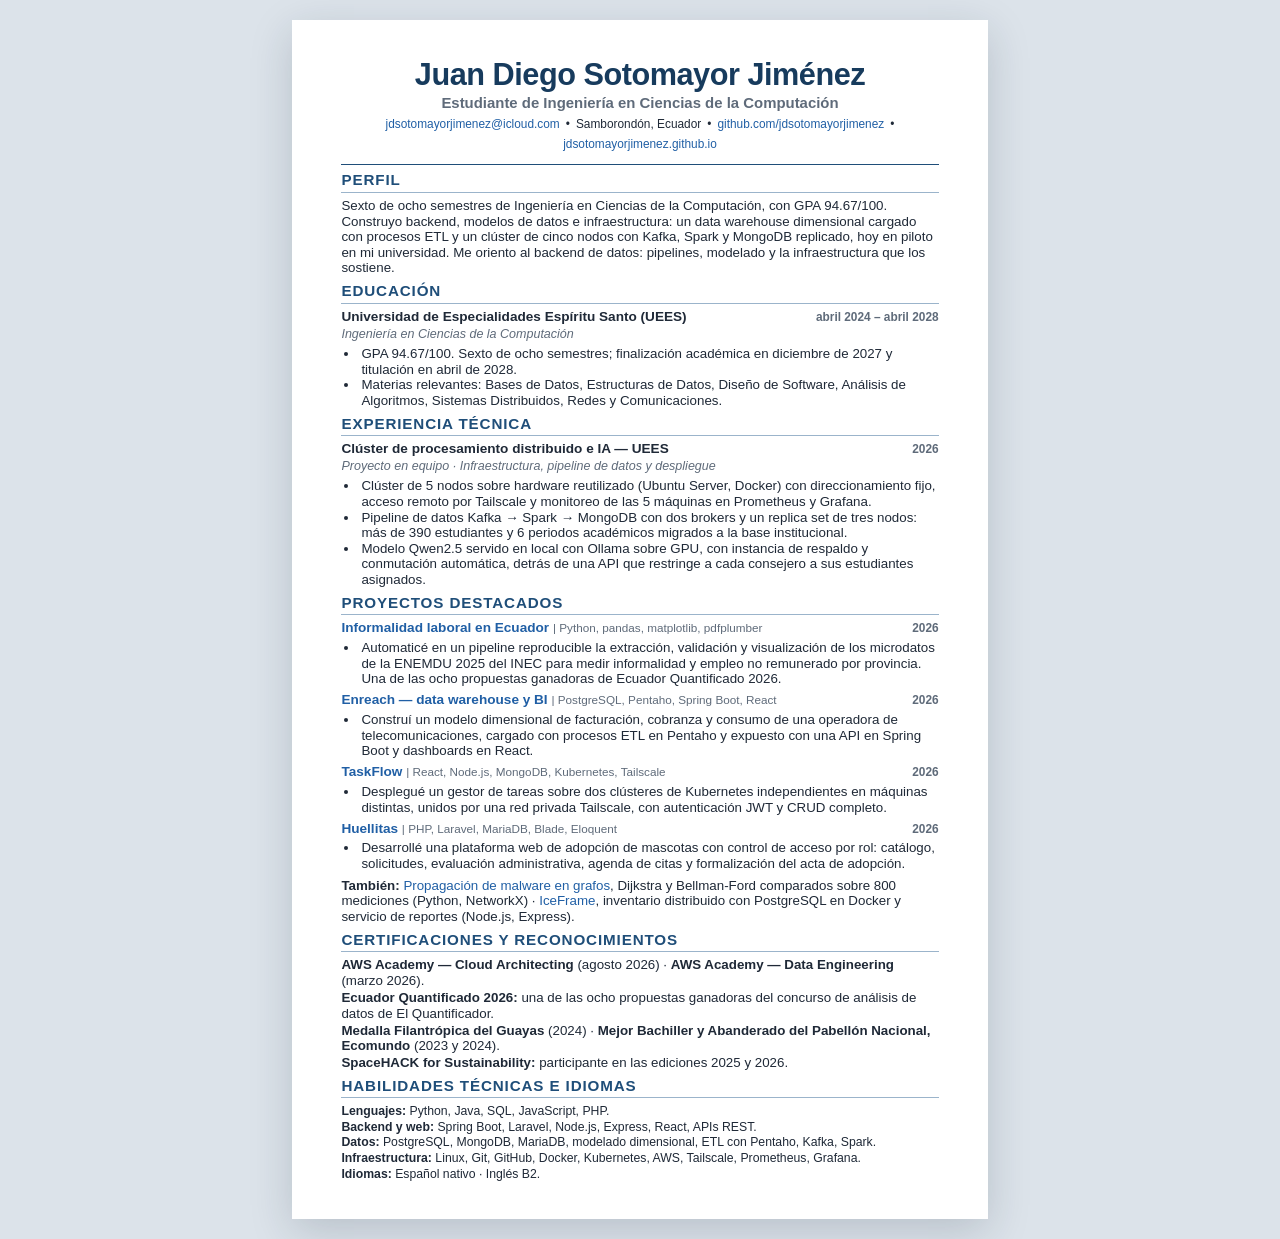
<file: assets/docs/cv/src/index.html>
<!doctype html>
<html lang="es">

<head>
  <meta charset="utf-8">
  <meta name="viewport" content="width=device-width, initial-scale=1">
  <meta name="description" content="Currículum de Juan Diego Sotomayor Jiménez, estudiante de Ingeniería en Ciencias de la Computación.">
  <title>CV | Juan Diego Sotomayor Jiménez</title>
  <link rel="stylesheet" href="resume.css">
</head>

<body>
  <main class="resume">
    <header class="resume-header">
      <h1>Juan Diego Sotomayor Jiménez</h1>
      <p class="headline">Estudiante de Ingeniería en Ciencias de la Computación</p>
      <address class="contact-line">
        <!-- CV-PRIVADO:telefono -->
        <a href="mailto:jdsotomayorjimenez@icloud.com">jdsotomayorjimenez@icloud.com</a>
        <span aria-hidden="true">•</span>
        <span>Samborondón, Ecuador</span><!-- CV-PRIVADO:direccion -->
        <span aria-hidden="true">•</span>
        <a href="https://github.com/jdsotomayorjimenez">github.com/jdsotomayorjimenez</a>
        <span aria-hidden="true">•</span>
        <a href="https://jdsotomayorjimenez.github.io/">jdsotomayorjimenez.github.io</a>
      </address>
    </header>

    <section aria-labelledby="profile-title">
      <h2 id="profile-title">Perfil</h2>
      <p class="lead">Sexto de ocho semestres de Ingeniería en Ciencias de la Computación, con GPA
        94.67/100. Construyo backend, modelos de datos e infraestructura: un data warehouse dimensional
        cargado con procesos ETL y un clúster de cinco nodos con Kafka, Spark y MongoDB replicado, hoy en
        piloto en mi universidad. Me oriento al backend de datos: pipelines, modelado y la infraestructura
        que los sostiene.</p>
    </section>

    <section aria-labelledby="education-title">
      <h2 id="education-title">Educación</h2>
      <article class="entry">
        <div class="entry-heading">
          <div>
            <h3>Universidad de Especialidades Espíritu Santo (UEES)</h3>
            <p class="entry-subtitle">Ingeniería en Ciencias de la Computación</p>
          </div>
          <p class="entry-date">abril 2024 – abril 2028</p>
        </div>
        <ul>
          <li>GPA 94.67/100. Sexto de ocho semestres; finalización académica en diciembre de 2027 y
            titulación en abril de 2028.</li>
          <li>Materias relevantes: Bases de Datos, Estructuras de Datos, Diseño de Software, Análisis de
            Algoritmos, Sistemas Distribuidos, Redes y Comunicaciones.</li>
        </ul>
      </article>
    </section>

    <section aria-labelledby="experience-title">
      <h2 id="experience-title">Experiencia técnica</h2>
      <article class="entry">
        <div class="entry-heading">
          <div>
            <h3>Clúster de procesamiento distribuido e IA — UEES</h3>
            <p class="entry-subtitle">Proyecto en equipo · Infraestructura, pipeline de datos y despliegue</p>
          </div>
          <p class="entry-date">2026</p>
        </div>
        <ul>
          <li>Clúster de 5 nodos sobre hardware reutilizado (Ubuntu Server, Docker) con direccionamiento
            fijo, acceso remoto por Tailscale y monitoreo de las 5 máquinas en Prometheus y Grafana.</li>
          <li>Pipeline de datos Kafka → Spark → MongoDB con dos brokers y un replica set de tres nodos: más
            de 390 estudiantes y 6 periodos académicos migrados a la base institucional.</li>
          <li>Modelo Qwen2.5 servido en local con Ollama sobre GPU, con instancia de respaldo y conmutación
            automática, detrás de una API que restringe a cada consejero a sus estudiantes asignados.</li>
        </ul>
      </article>
    </section>

    <section aria-labelledby="projects-title">
      <h2 id="projects-title">Proyectos destacados</h2>

      <article class="project">
        <div class="entry-heading">
          <h3>
            <a href="https://github.com/jdsotomayorjimenez/elquantificador_informalidad_ecu">Informalidad laboral en Ecuador</a>
            <span class="tech">| Python, pandas, matplotlib, pdfplumber</span>
          </h3>
          <p class="entry-date">2026</p>
        </div>
        <ul>
          <li>Automaticé en un pipeline reproducible la extracción, validación y visualización de los
            microdatos de la ENEMDU 2025 del INEC para medir informalidad y empleo no remunerado por
            provincia. Una de las ocho propuestas ganadoras de Ecuador Quantificado 2026.</li>
        </ul>
      </article>

      <article class="project">
        <div class="entry-heading">
          <h3>
            <a href="https://github.com/juandifrost17/proyecto_bd2_enreach">Enreach — data warehouse y BI</a>
            <span class="tech">| PostgreSQL, Pentaho, Spring Boot, React</span>
          </h3>
          <p class="entry-date">2026</p>
        </div>
        <ul>
          <li>Construí un modelo dimensional de facturación, cobranza y consumo de una operadora de
            telecomunicaciones, cargado con procesos ETL en Pentaho y expuesto con una API en Spring Boot y
            dashboards en React.</li>
        </ul>
      </article>

      <article class="project">
        <div class="entry-heading">
          <h3>
            <a href="https://github.com/jdsotomayorjimenez/proyecto-sd-taskflow">TaskFlow</a>
            <span class="tech">| React, Node.js, MongoDB, Kubernetes, Tailscale</span>
          </h3>
          <p class="entry-date">2026</p>
        </div>
        <ul>
          <li>Desplegué un gestor de tareas sobre dos clústeres de Kubernetes independientes en máquinas
            distintas, unidos por una red privada Tailscale, con autenticación JWT y CRUD completo.</li>
        </ul>
      </article>

      <article class="project">
        <div class="entry-heading">
          <h3>
            <a href="https://github.com/jdsotomayorjimenez/proyecto-ldp-huellitas">Huellitas</a>
            <span class="tech">| PHP, Laravel, MariaDB, Blade, Eloquent</span>
          </h3>
          <p class="entry-date">2026</p>
        </div>
        <ul>
          <li>Desarrollé una plataforma web de adopción de mascotas con control de acceso por rol: catálogo,
            solicitudes, evaluación administrativa, agenda de citas y formalización del acta de adopción.</li>
        </ul>
      </article>

      <p class="more"><strong>También:</strong>
        <a href="https://github.com/ueesaalg/aalg_act2_2p_ord1_26_grupo3">Propagación de malware en grafos</a>,
        Dijkstra y Bellman-Ford comparados sobre 800 mediciones (Python, NetworkX) ·
        <a href="https://github.com/jdsotomayorjimenez/proyecto-iceframe-db-reportes">IceFrame</a>,
        inventario distribuido con PostgreSQL en Docker y servicio de reportes (Node.js, Express).</p>
    </section>

    <section aria-labelledby="recognition-title">
      <h2 id="recognition-title">Certificaciones y reconocimientos</h2>
      <div class="compact-list">
        <p><strong>AWS Academy — Cloud Architecting</strong> (agosto 2026) · <strong>AWS Academy — Data Engineering</strong> (marzo 2026).</p>
        <p><strong>Ecuador Quantificado 2026:</strong> una de las ocho propuestas ganadoras del concurso de análisis de datos de El Quantificador.</p>
        <p><strong>Medalla Filantrópica del Guayas</strong> (2024) · <strong>Mejor Bachiller y Abanderado del Pabellón Nacional, Ecomundo</strong> (2023 y 2024).</p>
        <p><strong>SpaceHACK for Sustainability:</strong> participante en las ediciones 2025 y 2026.</p>
      </div>
    </section>

    <section aria-labelledby="skills-title">
      <h2 id="skills-title">Habilidades técnicas e idiomas</h2>
      <div class="compact-list skills-list">
        <p><strong>Lenguajes:</strong> Python, Java, SQL, JavaScript, PHP.</p>
        <p><strong>Backend y web:</strong> Spring Boot, Laravel, Node.js, Express, React, APIs REST.</p>
        <p><strong>Datos:</strong> PostgreSQL, MongoDB, MariaDB, modelado dimensional, ETL con Pentaho, Kafka, Spark.</p>
        <p><strong>Infraestructura:</strong> Linux, Git, GitHub, Docker, Kubernetes, AWS, Tailscale, Prometheus, Grafana.</p>
        <p><strong>Idiomas:</strong> Español nativo · Inglés B2.</p>
      </div>
    </section>
  </main>
</body>

</html>
</file>
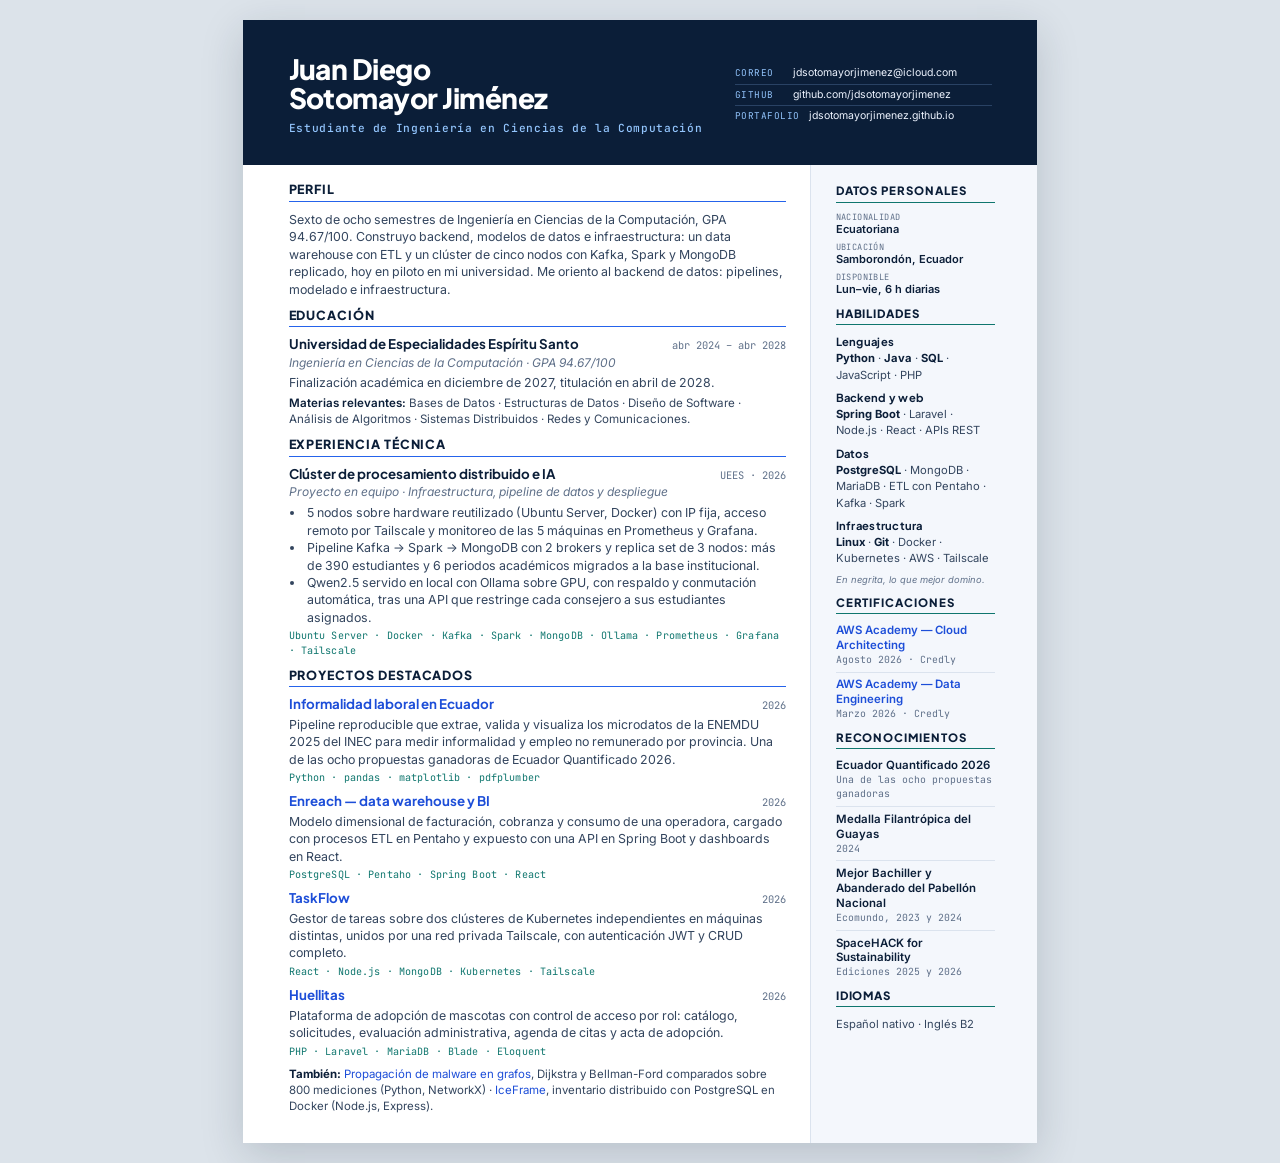
<file: assets/docs/cv/src/visual/index.html>
<!doctype html>
<html lang="es">

<head>
  <meta charset="utf-8">
  <meta name="viewport" content="width=device-width, initial-scale=1">
  <meta name="description" content="Currículum visual de Juan Diego Sotomayor Jiménez, estudiante de Ingeniería en Ciencias de la Computación.">
  <title>CV visual | Juan Diego Sotomayor Jiménez</title>
  <link href="https://fonts.googleapis.com" rel="preconnect">
  <link href="https://fonts.gstatic.com" rel="preconnect" crossorigin>
  <link href="https://fonts.googleapis.com/css2?family=Inter:wght@400;500;600;700&family=Plus+Jakarta+Sans:wght@700;800&family=JetBrains+Mono:wght@500&display=swap" rel="stylesheet">
  <link rel="stylesheet" href="visual.css">
</head>

<body>
  <main class="resume">

    <header class="masthead">
      <!-- PENDIENTE (datos.md §1): foto. Colocar el archivo en esta misma carpeta
           como foto.jpg y descomentar. Sin foto el encabezado también funciona.
      <img class="portrait" src="foto.jpg" alt="Retrato de Juan Diego Sotomayor Jiménez">
      -->
      <div class="masthead-copy">
        <h1>Juan Diego<br>Sotomayor Jiménez</h1>
        <p class="headline">Estudiante de Ingeniería en Ciencias de la Computación</p>
      </div>
      <ul class="masthead-contact">
        <li><span class="label">Correo</span><a href="mailto:jdsotomayorjimenez@icloud.com">jdsotomayorjimenez@icloud.com</a></li>
        <!-- CV-PRIVADO:telefono -->
        <li><span class="label">GitHub</span><a href="https://github.com/jdsotomayorjimenez">github.com/jdsotomayorjimenez</a></li>
        <li><span class="label">Portafolio</span><a href="https://jdsotomayorjimenez.github.io/">jdsotomayorjimenez.github.io</a></li>
      </ul>
    </header>

    <div class="columns">

      <div class="main-column">

        <section aria-labelledby="perfil">
          <h2 id="perfil">Perfil</h2>
          <p class="lead">Sexto de ocho semestres de Ingeniería en Ciencias de la Computación, GPA
            94.67/100. Construyo backend, modelos de datos e infraestructura: un data warehouse con ETL y un
            clúster de cinco nodos con Kafka, Spark y MongoDB replicado, hoy en piloto en mi universidad.
            Me oriento al backend de datos: pipelines, modelado e infraestructura.</p>
        </section>

        <section aria-labelledby="educacion">
          <h2 id="educacion">Educación</h2>
          <article class="entry">
            <div class="entry-head">
              <h3>Universidad de Especialidades Espíritu Santo</h3>
              <span class="date">abr 2024 – abr 2028</span>
            </div>
            <p class="entry-sub">Ingeniería en Ciencias de la Computación · GPA 94.67/100</p>
            <p class="entry-note">Finalización académica en diciembre de 2027, titulación en abril de 2028.</p>
            <p class="entry-note materias"><b>Materias relevantes:</b> Bases de Datos · Estructuras de Datos · Diseño
              de Software · Análisis de Algoritmos · Sistemas Distribuidos · Redes y Comunicaciones.</p>
          </article>
        </section>

        <section aria-labelledby="experiencia">
          <h2 id="experiencia">Experiencia técnica</h2>
          <article class="entry">
            <div class="entry-head">
              <h3>Clúster de procesamiento distribuido e IA</h3>
              <span class="date">UEES · 2026</span>
            </div>
            <p class="entry-sub">Proyecto en equipo · Infraestructura, pipeline de datos y despliegue</p>
            <ul>
              <li>5 nodos sobre hardware reutilizado (Ubuntu Server, Docker) con IP fija, acceso remoto
                por Tailscale y monitoreo de las 5 máquinas en Prometheus y Grafana.</li>
              <li>Pipeline Kafka → Spark → MongoDB con 2 brokers y replica set de 3 nodos: más de 390
                estudiantes y 6 periodos académicos migrados a la base institucional.</li>
              <li>Qwen2.5 servido en local con Ollama sobre GPU, con respaldo y conmutación automática,
                tras una API que restringe cada consejero a sus estudiantes asignados.</li>
            </ul>
            <p class="stack">Ubuntu Server · Docker · Kafka · Spark · MongoDB · Ollama · Prometheus · Grafana · Tailscale</p>
          </article>
        </section>

        <section aria-labelledby="proyectos">
          <h2 id="proyectos">Proyectos destacados</h2>

          <article class="entry project">
            <div class="entry-head">
              <h3><a href="https://github.com/jdsotomayorjimenez/elquantificador_informalidad_ecu">Informalidad laboral en Ecuador</a></h3>
              <span class="date">2026</span>
            </div>
            <p>Pipeline reproducible que extrae, valida y visualiza los microdatos de la ENEMDU 2025 del INEC
              para medir informalidad y empleo no remunerado por provincia. Una de las ocho propuestas
              ganadoras de Ecuador Quantificado 2026.</p>
            <p class="stack">Python · pandas · matplotlib · pdfplumber</p>
          </article>

          <article class="entry project">
            <div class="entry-head">
              <h3><a href="https://github.com/juandifrost17/proyecto_bd2_enreach">Enreach — data warehouse y BI</a></h3>
              <span class="date">2026</span>
            </div>
            <p>Modelo dimensional de facturación, cobranza y consumo de una operadora, cargado con procesos
              ETL en Pentaho y expuesto con una API en Spring Boot y dashboards en React.</p>
            <p class="stack">PostgreSQL · Pentaho · Spring Boot · React</p>
          </article>

          <article class="entry project">
            <div class="entry-head">
              <h3><a href="https://github.com/jdsotomayorjimenez/proyecto-sd-taskflow">TaskFlow</a></h3>
              <span class="date">2026</span>
            </div>
            <p>Gestor de tareas sobre dos clústeres de Kubernetes independientes en máquinas distintas,
              unidos por una red privada Tailscale, con autenticación JWT y CRUD completo.</p>
            <p class="stack">React · Node.js · MongoDB · Kubernetes · Tailscale</p>
          </article>

          <article class="entry project">
            <div class="entry-head">
              <h3><a href="https://github.com/jdsotomayorjimenez/proyecto-ldp-huellitas">Huellitas</a></h3>
              <span class="date">2026</span>
            </div>
            <p>Plataforma de adopción de mascotas con control de acceso por rol: catálogo, solicitudes,
              evaluación administrativa, agenda de citas y acta de adopción.</p>
            <p class="stack">PHP · Laravel · MariaDB · Blade · Eloquent</p>
          </article>

          <p class="more"><strong>También:</strong>
            <a href="https://github.com/ueesaalg/aalg_act2_2p_ord1_26_grupo3">Propagación de malware en grafos</a>,
            Dijkstra y Bellman-Ford comparados sobre 800 mediciones (Python, NetworkX) ·
            <a href="https://github.com/jdsotomayorjimenez/proyecto-iceframe-db-reportes">IceFrame</a>,
            inventario distribuido con PostgreSQL en Docker (Node.js, Express).</p>
        </section>

      </div>

      <aside class="side-column">

        <section aria-labelledby="datos">
          <h2 id="datos">Datos personales</h2>
          <dl class="data-list">
            <!-- CV-PRIVADO:nacimiento -->
            <dt>Nacionalidad</dt>
            <dd>Ecuatoriana</dd>
            <dt>Ubicación</dt>
            <dd>Samborondón, Ecuador</dd><!-- CV-PRIVADO:direccion -->
            <dt>Disponible</dt>
            <dd>Lun–vie, 6 h diarias</dd>
          </dl>
        </section>

        <section aria-labelledby="habilidades">
          <h2 id="habilidades">Habilidades</h2>
          <div class="skill-block">
            <h3>Lenguajes</h3>
            <p><b>Python</b> · <b>Java</b> · <b>SQL</b> · JavaScript · PHP</p>
          </div>
          <div class="skill-block">
            <h3>Backend y web</h3>
            <p><b>Spring Boot</b> · Laravel · Node.js · React · APIs REST</p>
          </div>
          <div class="skill-block">
            <h3>Datos</h3>
            <p><b>PostgreSQL</b> · MongoDB · MariaDB · ETL con Pentaho · Kafka · Spark</p>
          </div>
          <div class="skill-block">
            <h3>Infraestructura</h3>
            <p><b>Linux</b> · <b>Git</b> · Docker · Kubernetes · AWS · Tailscale</p>
          </div>
          <p class="skill-note">En negrita, lo que mejor domino.</p>
        </section>

        <section aria-labelledby="certificaciones">
          <h2 id="certificaciones">Certificaciones</h2>
          <ul class="plain">
            <li><strong><a href="https://www.credly.com/badges/28597e0b-4e4d-41e6-b826-8e6eeebaab53/public_url">AWS Academy — Cloud Architecting</a></strong><span>Agosto 2026 · Credly</span></li>
            <li><strong><a href="https://www.credly.com/go/jmzJ83qA">AWS Academy — Data Engineering</a></strong><span>Marzo 2026 · Credly</span></li>
          </ul>
        </section>

        <section aria-labelledby="reconocimientos">
          <h2 id="reconocimientos">Reconocimientos</h2>
          <ul class="plain">
            <li><strong>Ecuador Quantificado 2026</strong><span>Una de las ocho propuestas ganadoras</span></li>
            <li><strong>Medalla Filantrópica del Guayas</strong><span>2024</span></li>
            <li><strong>Mejor Bachiller y Abanderado del Pabellón Nacional</strong><span>Ecomundo, 2023 y 2024</span></li>
            <li><strong>SpaceHACK for Sustainability</strong><span>Ediciones 2025 y 2026</span></li>
          </ul>
        </section>

        <section aria-labelledby="idiomas">
          <h2 id="idiomas">Idiomas</h2>
          <p class="langs">Español nativo · Inglés B2</p>
        </section>

      </aside>
    </div>
  </main>
</body>

</html>
</file>
<file: assets/css/custom.css>
/* ==========================================================================
   Portafolio de Juan Diego Sotomayor Jiménez
   Sistema visual: una sola dirección oscura, con capas tonales de superficie.
   Base: iPortfolio (BootstrapMade). Este archivo redefine tokens y componentes.
   ========================================================================== */

/* --------------------------------------------------------------------------
   1. Tokens
   La paleta oscura es la base. El tema claro redefine los mismos nombres
   más abajo, así que ningún componente necesita reglas duplicadas por tema.
   -------------------------------------------------------------------------- */
:root {
  color-scheme: dark;

  /* Tipografía */
  --default-font: "Inter", system-ui, -apple-system, "Segoe UI", "Noto Sans", sans-serif;
  --heading-font: "Plus Jakarta Sans", "Inter", system-ui, sans-serif;
  --nav-font: "Plus Jakarta Sans", "Inter", system-ui, sans-serif;
  --mono-font: "JetBrains Mono", ui-monospace, SFMono-Regular, "Cascadia Mono", Menlo, monospace;

  /* Superficies: tres niveles de profundidad, nada más */
  --ink-hero: #04101f;
  --ink-base: #061224;
  --ink-alt: #08172c;
  --ink-card: #0b1e38;
  --ink-chip: #10253f;
  --surface-soft: rgba(11, 30, 56, .6);
  --card-hover: #0e2543;
  --footer-bg: #040e1c;

  /* Texto (todos ≥ 4.8:1 sobre --ink-base y --ink-card) */
  --text-high: #eef4ff;
  --text-body: #b7c4d9;
  --text-mid: #90a0b8;
  --text-low: #7b8ca5;

  /* Acentos: azul como color de marca, turquesa para la acción principal */
  --blue-300: #93c5fd;
  --blue-400: #60a5fa;
  --blue-500: #3b82f6;
  --blue-600: #2563eb;
  --teal: #5eead4;
  --teal-strong: #99f6e4;
  --gold: #fcd34d;

  /* Acentos aplicados: separan "turquesa como color" de "turquesa como rol" */
  --accent-ui: var(--teal);
  --accent-fill: var(--teal);
  --accent-fill-hover: var(--teal-strong);
  --on-accent: #04101f;
  --focus: var(--teal);
  --link-soft: var(--blue-300);
  --ghost-bg: rgba(15, 37, 72, .5);
  --accent-soft-bg: rgba(94, 234, 212, .1);
  --accent-soft-line: rgba(94, 234, 212, .2);
  --gold-text: #fde9b0;
  --gold-bg: rgba(252, 211, 77, .07);
  --gold-line: rgba(252, 211, 77, .22);
  --gold-line-strong: rgba(252, 211, 77, .42);

  /* Interacción */
  --hover-tint: rgba(96, 165, 250, .12);
  --hover-tint-strong: rgba(96, 165, 250, .2);
  --accent-tint: rgba(37, 99, 235, .18);
  --nav-active-bg: linear-gradient(90deg, rgba(37, 99, 235, .34), rgba(37, 99, 235, .1));
  --nav-active-color: #ffffff;

  /* Líneas */
  --line: rgba(148, 163, 184, .14);
  --line-strong: rgba(148, 163, 184, .26);
  --line-accent: rgba(96, 165, 250, .34);
  --line-section: rgba(148, 163, 184, .18);
  --scrollbar-thumb: rgba(148, 163, 184, .3);

  /* Sombras, cristal y velos */
  --shadow-card: 0 22px 44px rgba(2, 8, 23, .5);
  --shadow-rail: 10px 0 30px rgba(2, 8, 23, .3);
  --shadow-rail-open: 18px 0 48px rgba(2, 8, 23, .45);
  --shadow-brand: 0 8px 20px rgba(4, 16, 31, .5);
  --shadow-float: 0 10px 26px rgba(2, 8, 23, .4);
  --shadow-accent: 0 12px 30px rgba(94, 234, 212, .16);
  --shadow-badge: 0 14px 30px rgba(2, 8, 23, .45);
  --glass: rgba(8, 23, 44, .86);
  --backdrop: rgba(3, 10, 22, .66);
  --surface-faint: rgba(255, 255, 255, .05);

  /* Marcos de imagen */
  --media-frame: #0d2038;
  --media-veil: rgba(4, 16, 31, .8);
  --media-figure-bg: #f7fafc;
  --img-filter: saturate(.94) brightness(.88);
  --chip-bg: rgba(6, 18, 36, .88);
  --chip-color: var(--blue-300);
  --tag-bg: rgba(16, 37, 63, .8);
  --badge-frame: linear-gradient(140deg, #0f2745, #0a1c33);

  /* Portada: degradado propio, sin imagen */
  --hero-glow-a: rgba(37, 99, 235, .3);
  --hero-glow-b: rgba(94, 234, 212, .13);
  --hero-glow-c: rgba(59, 130, 246, .1);
  --hero-floor: rgba(4, 16, 31, .96);
  --grain-opacity: .055;
  --grain-blend: overlay;
  --grid-line: rgba(148, 163, 184, .038);

  /* Barra lateral */
  --rail-bg:
    radial-gradient(circle at 20% 0%, rgba(37, 99, 235, .2), transparent 42%),
    linear-gradient(180deg, #061528 0%, #050f1f 100%);
  --rail: 76px;
  --rail-open: 296px;
  --rail-inner: 272px;
  --rail-icon: 28px;
  --rail-item: 42px;
  --rail-brand: 68px;
  --rail-foot: 76px;
  --rail-hint: 34px;
  --ease: cubic-bezier(.22, 1, .36, 1);

  /* Tokens heredados del template, reasignados a la paleta */
  --background-color: var(--ink-base);
  --default-color: var(--text-body);
  --heading-color: var(--text-high);
  --accent-color: var(--blue-400);
  --surface-color: var(--ink-card);
  --contrast-color: var(--on-accent);
  --nav-color: #9fb0c8;
  --nav-hover-color: #ffffff;
  --nav-mobile-background-color: #071528;
}

/* Tema claro: mismos nombres, otros valores. Contraste verificado ≥ 4.5:1
   sobre las superficies donde cada color se usa realmente. */
:root[data-theme="light"] {
  color-scheme: light;

  --ink-hero: #eff3fa;
  --ink-base: #f7f9fc;
  --ink-alt: #eef2f8;
  --ink-card: #ffffff;
  --ink-chip: #eef2f8;
  --surface-soft: #ffffff;
  --card-hover: #f3f7fd;
  --footer-bg: #e9eef6;

  --text-high: #0a1b33;
  --text-body: #33455e;
  --text-mid: #4a5c78;
  --text-low: #5f7089;

  --blue-300: #1d4ed8;
  --blue-400: #2563eb;

  /* El turquesa claro da ~1.5:1 sobre blanco: como color de texto y de relleno
     se sustituye por su versión oscura, y el claro solo sobrevive en superficies
     oscuras que el tema claro ya no usa. */
  --accent-ui: #0f766e;
  --accent-fill: #0f766e;
  --accent-fill-hover: #0d9488;
  --on-accent: #ffffff;
  --focus: #0f766e;
  --link-soft: #1d4ed8;
  --ghost-bg: rgba(37, 99, 235, .06);
  --accent-soft-bg: rgba(15, 118, 110, .08);
  --accent-soft-line: rgba(15, 118, 110, .22);
  --gold: #b45309;
  --gold-text: #7c2d12;
  --gold-bg: rgba(180, 83, 9, .07);
  --gold-line: rgba(180, 83, 9, .26);
  --gold-line-strong: rgba(180, 83, 9, .45);

  --hover-tint: rgba(37, 99, 235, .08);
  --hover-tint-strong: rgba(37, 99, 235, .16);
  --accent-tint: rgba(37, 99, 235, .1);
  --nav-active-bg: linear-gradient(90deg, rgba(37, 99, 235, .16), rgba(37, 99, 235, .04));
  --nav-active-color: #0a1b33;

  --line: rgba(15, 35, 70, .12);
  --line-strong: rgba(15, 35, 70, .2);
  --line-accent: rgba(37, 99, 235, .3);
  --line-section: rgba(15, 35, 70, .14);
  --scrollbar-thumb: rgba(15, 35, 70, .25);

  --shadow-card: 0 18px 38px rgba(15, 35, 70, .12);
  --shadow-rail: 8px 0 24px rgba(15, 35, 70, .07);
  --shadow-rail-open: 14px 0 38px rgba(15, 35, 70, .12);
  --shadow-brand: 0 6px 16px rgba(15, 35, 70, .16);
  --shadow-float: 0 10px 24px rgba(15, 35, 70, .14);
  --shadow-accent: 0 12px 26px rgba(15, 118, 110, .22);
  --shadow-badge: 0 14px 30px rgba(15, 35, 70, .14);
  --glass: rgba(255, 255, 255, .9);
  --backdrop: rgba(15, 23, 42, .38);
  --surface-faint: rgba(15, 35, 70, .04);

  --media-frame: #e8eef7;
  --media-veil: rgba(255, 255, 255, .55);
  --img-filter: none;
  --chip-bg: rgba(255, 255, 255, .94);
  --chip-color: #1d4ed8;
  --tag-bg: #eff3f9;
  --badge-frame: linear-gradient(140deg, #e8eff9, #f6f9fd);

  --hero-glow-a: rgba(37, 99, 235, .16);
  --hero-glow-b: rgba(15, 118, 110, .1);
  --hero-glow-c: rgba(59, 130, 246, .08);
  --hero-floor: rgba(247, 249, 252, .94);
  --grain-opacity: .05;
  --grain-blend: multiply;
  --grid-line: rgba(15, 35, 70, .05);

  --rail-bg:
    radial-gradient(circle at 20% 0%, rgba(37, 99, 235, .09), transparent 44%),
    linear-gradient(180deg, #ffffff 0%, #f1f5fb 100%);

  --nav-color: #4a5c78;
  --nav-hover-color: #0a1b33;
  --nav-mobile-background-color: #ffffff;
}

/* --------------------------------------------------------------------------
   2. Base
   -------------------------------------------------------------------------- */
html {
  scroll-padding-top: 24px;
}

body {
  color: var(--text-body);
  background-color: var(--ink-base);
  font-family: var(--default-font);
  font-size: 16px;
  line-height: 1.7;
  overflow-x: hidden;
  -webkit-font-smoothing: antialiased;
}

h1, h2, h3, h4, h5, h6 {
  color: var(--text-high);
  font-family: var(--heading-font);
  font-weight: 700;
  letter-spacing: -.02em;
  text-wrap: balance;
}

p {
  text-wrap: pretty;
}

::selection {
  color: var(--on-accent);
  background: var(--accent-fill);
}

img {
  max-width: 100%;
}

/* Foco visible y consistente en todo el sitio */
:focus-visible {
  outline: 2px solid var(--focus);
  outline-offset: 3px;
  border-radius: 6px;
}

.skip-link {
  position: fixed;
  z-index: 10000;
  top: 12px;
  left: 12px;
  padding: 10px 16px;
  color: var(--on-accent);
  background: var(--accent-fill);
  border-radius: 10px;
  font-family: var(--nav-font);
  font-size: 14px;
  font-weight: 700;
  transform: translateY(-160%);
  transition: transform .2s ease;
}

.skip-link:focus-visible {
  color: var(--on-accent);
  transform: translateY(0);
}

/* El panel recibe el foco al abrirse en móvil: es contenedor, no control */
.header:focus,
.header:focus-visible {
  outline: none;
}

/* --------------------------------------------------------------------------
   3. Barra lateral
   Escritorio: rail compacto que se expande con hover y focus-within.
   Táctil y < 1200px: panel lateral completo, sin depender del hover.
   -------------------------------------------------------------------------- */
.header {
  display: flex;
  flex-direction: column;
  width: var(--rail);
  padding: 16px 12px 14px;
  overflow: hidden;
  color: var(--text-body);
  background: var(--rail-bg);
  border-right: 1px solid var(--line);
  box-shadow: var(--shadow-rail);
  transition: width .4s var(--ease), box-shadow .3s ease;
}

.header:hover,
.header:focus-within {
  width: var(--rail-open);
  box-shadow: var(--shadow-rail-open);
}

/* Marca */
.sidebar-brand {
  display: flex;
  flex: 0 0 auto;
  align-items: center;
  gap: 14px;
  width: var(--rail-inner);
  min-height: var(--rail-brand);
  padding: 0 4px;
  color: var(--text-high);
}

.sidebar-brand:hover {
  color: var(--text-high);
}

.sidebar-brand img {
  flex: 0 0 44px;
  width: 44px;
  height: 44px;
  border-radius: 13px;
  box-shadow: var(--shadow-brand);
  transition: transform .3s var(--ease);
}

.sidebar-brand:hover img {
  transform: translateY(-1px) scale(1.03);
}

.brand-copy {
  display: flex;
  flex-direction: column;
  min-width: 190px;
  line-height: 1.25;
  opacity: 0;
  transform: translateX(-8px);
  transition: opacity .18s ease, transform .35s var(--ease);
}

.brand-copy strong {
  font-family: var(--nav-font);
  font-size: 15px;
  font-weight: 700;
}

.brand-copy small {
  color: var(--text-low);
  font-size: 12px;
}

/* Enlaces */
.navmenu {
  flex: 1 1 auto;
  min-height: 0;
  margin-top: 14px;
  overflow-x: hidden;
  overflow-y: auto;
  overscroll-behavior: contain;
  scrollbar-width: thin;
  scrollbar-color: transparent transparent;
  transition: scrollbar-color .3s ease;
}

.navmenu::-webkit-scrollbar {
  width: 6px;
}

.navmenu::-webkit-scrollbar-track {
  background: transparent;
}

.navmenu::-webkit-scrollbar-thumb {
  background: transparent;
  border-radius: 999px;
  transition: background .3s ease;
}

.header:hover .navmenu,
.header:focus-within .navmenu {
  scrollbar-color: var(--scrollbar-thumb) transparent;
}

.header:hover .navmenu::-webkit-scrollbar-thumb,
.header:focus-within .navmenu::-webkit-scrollbar-thumb {
  background: var(--scrollbar-thumb);
}

.navmenu ul {
  padding: 0;
  margin: 0;
  list-style: none;
}

.navmenu li + li {
  margin-top: 4px;
}

.navmenu a,
.navmenu a:focus {
  display: flex;
  align-items: center;
  width: var(--rail-inner);
  min-height: var(--rail-item);
  padding: 0 12px;
  color: var(--nav-color);
  border-radius: 12px;
  font-family: var(--nav-font);
  font-size: 14px;
  font-weight: 600;
  white-space: nowrap;
  transition: color .2s ease, background-color .2s ease;
}

.navmenu a .navicon,
.navmenu a:focus .navicon {
  flex: 0 0 var(--rail-icon);
  width: var(--rail-icon);
  margin-right: 14px;
  font-size: 18px;
  line-height: 1;
  text-align: center;
  transition: color .2s ease;
}

.nav-label {
  opacity: 0;
  transform: translateX(-6px);
  transition: opacity .18s ease, transform .35s var(--ease);
}

.navmenu a:hover {
  color: var(--nav-hover-color);
  background: var(--hover-tint);
}

.navmenu a:active {
  background: var(--hover-tint-strong);
}

.navmenu a.active,
.navmenu a.active:focus {
  color: var(--nav-active-color);
  background: var(--nav-active-bg);
  box-shadow: inset 2px 0 0 var(--accent-ui);
}

.navmenu a:hover .navicon,
.navmenu a.active .navicon {
  color: var(--accent-ui);
}

/* Pie del rail */
.sidebar-footer {
  flex: 0 0 auto;
  width: var(--rail-inner);
  min-height: var(--rail-foot);
  padding: 18px 4px 8px;
  opacity: 0;
  transform: translateY(6px);
  transition: opacity .18s ease, transform .35s var(--ease);
}

.sidebar-footer-label {
  display: block;
  margin-bottom: 10px;
  color: var(--text-low);
  font-family: var(--mono-font);
  font-size: 10px;
  font-weight: 500;
  letter-spacing: .14em;
  text-transform: uppercase;
}

.sidebar-footer .social-links {
  display: flex;
  gap: 8px;
  margin: 0;
}

.sidebar-footer .social-links a {
  display: inline-flex;
  align-items: center;
  justify-content: center;
  width: 38px;
  height: 38px;
  margin: 0;
  color: var(--text-mid);
  background: var(--surface-faint);
  border: 1px solid var(--line);
  border-radius: 11px;
  font-size: 16px;
  transition: color .2s ease, background .2s ease, border-color .2s ease;
}

.sidebar-footer .social-links a:hover {
  color: var(--on-accent);
  background: var(--accent-fill);
  border-color: var(--accent-fill);
}

/* Indicador de expansión: fila propia al final del rail, nunca solapa iconos */
.rail-hint {
  display: grid;
  flex: 0 0 auto;
  place-items: center;
  width: 52px;
  height: var(--rail-hint);
  margin-top: 4px;
  color: var(--link-soft);
  background: var(--hover-tint);
  border: 1px solid var(--line-accent);
  border-radius: 11px;
  font-size: 13px;
  transition: transform .4s var(--ease), color .25s ease, opacity .25s ease;
}

.rail-hint i {
  animation: rail-nudge 2.6s ease-in-out infinite;
}

.header:hover .rail-hint,
.header:focus-within .rail-hint {
  color: var(--accent-ui);
  transform: rotate(180deg);
}

.header:hover .rail-hint i,
.header:focus-within .rail-hint i {
  animation: none;
}

@keyframes rail-nudge {
  0%, 70%, 100% { transform: translateX(0); }
  80% { transform: translateX(3px); }
  90% { transform: translateX(0); }
}

.header:hover .brand-copy,
.header:focus-within .brand-copy,
.header:hover .nav-label,
.header:focus-within .nav-label {
  opacity: 1;
  transform: translateX(0);
}

.header:hover .sidebar-footer,
.header:focus-within .sidebar-footer {
  opacity: 1;
  transform: translateY(0);
}

/* El contenido nunca se mueve: el margen sigue el ancho del rail cerrado */
@media (min-width: 1200px) {
  .header ~ main,
  .header ~ #footer {
    margin-left: var(--rail);
  }
}

/* Dispositivos sin hover: el rail queda siempre abierto */
@media (hover: none) and (min-width: 1200px) {
  .header,
  .header:hover,
  .header:focus-within {
    width: var(--rail-open);
  }

  .header ~ main,
  .header ~ #footer {
    margin-left: var(--rail-open);
  }

  .brand-copy,
  .nav-label,
  .sidebar-footer {
    opacity: 1;
    transform: none;
  }

  .rail-hint {
    display: none;
  }
}

/* Alturas de pantalla reducidas */
@media (min-width: 1200px) and (max-height: 680px) {
  :root {
    --rail-brand: 56px;
    --rail-item: 38px;
    --rail-foot: 62px;
    --rail-hint: 28px;
  }

  .navmenu {
    margin-top: 8px;
  }

  .sidebar-footer {
    padding-top: 12px;
  }
}

@media (min-width: 1200px) and (max-height: 560px) {
  :root {
    --rail-brand: 52px;
    --rail-item: 36px;
    --rail-foot: 46px;
  }

  .sidebar-footer-label,
  .rail-hint {
    display: none;
  }
}

/* Botón del panel móvil */
.header-toggle {
  position: fixed;
  z-index: 1000;
  top: 14px;
  right: 14px;
  display: flex;
  align-items: center;
  justify-content: center;
  width: 44px;
  height: 44px;
  padding: 0;
  color: var(--text-high);
  background: var(--glass);
  border: 1px solid var(--line-strong);
  border-radius: 13px;
  box-shadow: var(--shadow-float);
  backdrop-filter: blur(10px);
  cursor: pointer;
  font-size: 21px;
  transition: background .25s ease, border-color .25s ease;
}

.header-toggle:hover {
  background: var(--hover-tint-strong);
  border-color: var(--line-accent);
}

/* Cambio de tema: fijo arriba a la derecha, siempre visible.
   No va en el pie del rail porque ahí queda oculto mientras el rail está contraído. */
.theme-toggle {
  position: fixed;
  z-index: 1000;
  top: 14px;
  right: 14px;
  display: flex;
  align-items: center;
  justify-content: center;
  width: 44px;
  height: 44px;
  padding: 0;
  color: var(--text-high);
  background: var(--glass);
  border: 1px solid var(--line-strong);
  border-radius: 13px;
  box-shadow: var(--shadow-float);
  backdrop-filter: blur(10px);
  cursor: pointer;
  font-size: 19px;
  line-height: 1;
  transition: background .25s ease, border-color .25s ease, color .25s ease;
}

/* Se muestra el icono del tema al que se va, no el del tema actual */
.theme-toggle .bi-moon-stars,
:root[data-theme="light"] .theme-toggle .bi-sun {
  display: none;
}

:root[data-theme="light"] .theme-toggle .bi-moon-stars {
  display: block;
}

.theme-toggle:hover {
  color: var(--accent-ui);
  background: var(--hover-tint-strong);
  border-color: var(--line-accent);
}

/* Por debajo de 1200px comparte esquina con el botón del panel: se corre a su izquierda */
@media (max-width: 1199.98px) {
  .theme-toggle {
    right: 68px;
  }
}

/* La transición de tema solo existe durante el cambio: evita que cada hover
   arrastre una transición de color innecesaria. */
html.theme-switching,
html.theme-switching body,
html.theme-switching .header,
html.theme-switching section,
html.theme-switching .section,
html.theme-switching .portfolio-card,
html.theme-switching .feature-card,
html.theme-switching .pillar-card,
html.theme-switching .skill-group,
html.theme-switching .cv-panel,
html.theme-switching .contact-card,
html.theme-switching .stats-item,
html.theme-switching .footer {
  transition: background-color .3s ease, color .3s ease, border-color .3s ease;
}

.nav-backdrop {
  position: fixed;
  z-index: 996;
  inset: 0;
  background: var(--backdrop);
  backdrop-filter: blur(3px);
}

.nav-backdrop[hidden] {
  display: none;
}

body.nav-open {
  overflow: hidden;
}

/* --------------------------------------------------------------------------
   4. Sistema de secciones
   Dos tonos alternos y una línea muy sutil: continuidad sin costuras.
   -------------------------------------------------------------------------- */
section,
.section {
  position: relative;
  padding: 104px 0;
  color: var(--text-body);
  background-color: var(--ink-base);
  scroll-margin-top: 24px;
}

.section-alt {
  background-color: var(--ink-alt);
}

.section-alt::before {
  content: "";
  position: absolute;
  top: 0;
  left: 0;
  width: 100%;
  height: 1px;
  background: linear-gradient(90deg, transparent, var(--line-section) 22%, var(--line-section) 78%, transparent);
}

.hero-kicker,
.section-kicker {
  display: inline-flex;
  align-items: center;
  gap: 10px;
  color: var(--accent-ui);
  font-family: var(--mono-font);
  font-size: 11px;
  font-weight: 500;
  letter-spacing: .16em;
  text-transform: uppercase;
}

.hero-kicker::before,
.section-kicker::before {
  content: "";
  width: 26px;
  height: 1px;
  background: currentColor;
}

.section-title {
  padding-bottom: 52px;
}

.section-title h2 {
  margin: 16px 0 14px;
  padding: 0;
  font-size: clamp(2rem, 3.6vw, 3.25rem);
  font-weight: 800;
  letter-spacing: -.035em;
  line-height: 1.08;
}

.section-title h2::after {
  display: none;
}

.section-title p {
  max-width: 640px;
  margin: 0;
  color: var(--text-mid);
  font-size: 16px;
}

.section-heading-centered {
  max-width: 820px;
  margin-bottom: 48px;
  text-align: center;
}

.section-heading-centered .section-kicker,
.about-intro .section-kicker {
  justify-content: center;
}

.section-heading-centered .section-kicker::after,
.about-intro .section-kicker::after {
  content: "";
  width: 26px;
  height: 1px;
  background: currentColor;
}

.section-heading-centered p {
  margin: 0;
  color: var(--text-mid);
  font-size: 16px;
}

/* --------------------------------------------------------------------------
   5. Portada
   -------------------------------------------------------------------------- */
.hero {
  isolation: isolate;
  min-height: 100svh;
  padding: 120px 0;
  background: var(--ink-hero);
  overflow: hidden;
}

/* Capa de color: tres focos descentrados y el suelo que empalma con la sección
   siguiente. Sin imagen: el ambiente sale entero del CSS. */
.hero::before {
  content: "";
  position: absolute;
  z-index: 1;
  inset: 0;
  background:
    radial-gradient(58% 46% at 24% 22%, var(--hero-glow-a), transparent 68%),
    radial-gradient(44% 38% at 84% 74%, var(--hero-glow-b), transparent 70%),
    radial-gradient(72% 58% at 54% 4%, var(--hero-glow-c), transparent 74%),
    repeating-linear-gradient(90deg, var(--grid-line) 0 1px, transparent 1px 128px),
    repeating-linear-gradient(180deg, var(--grid-line) 0 1px, transparent 1px 128px),
    linear-gradient(180deg, transparent 46%, var(--hero-floor) 100%);
  pointer-events: none;
}

/* Grano: es lo que separa esto de un degradado plano de plantilla.
   Pesa menos de 1 KB y se compone en la propia hoja de estilos. */
.hero::after {
  content: "";
  position: absolute;
  z-index: 2;
  inset: 0;
  background-image: url("data:image/svg+xml,%3Csvg xmlns='http://www.w3.org/2000/svg' width='180' height='180'%3E%3Cfilter id='g'%3E%3CfeTurbulence type='fractalNoise' baseFrequency='.82' numOctaves='3' stitchTiles='stitch'/%3E%3C/filter%3E%3Crect width='100%25' height='100%25' filter='url(%23g)'/%3E%3C/svg%3E");
  opacity: var(--grain-opacity);
  mix-blend-mode: var(--grain-blend);
  pointer-events: none;
}

.hero-content {
  max-width: 1080px;
  text-align: center;
}

.hero h1 {
  margin: 26px auto 0;
  color: var(--text-high);
  font-family: var(--heading-font);
  font-size: clamp(2.9rem, 6.4vw, 6.2rem);
  font-weight: 800;
  line-height: .98;
  letter-spacing: -.045em;
}

/* Línea de posicionamiento: monoespaciada y pequeña contra un nombre enorme.
   Ese salto de escala es lo que carga el carácter del hero. */
.hero .hero-role {
  max-width: 680px;
  margin: 24px auto 0;
  color: var(--accent-ui);
  font-family: var(--mono-font);
  font-size: clamp(.8rem, 1.15vw, .95rem);
  font-weight: 500;
  letter-spacing: .06em;
  line-height: 1.6;
}

/* main.css subraya cualquier <span> dentro de un párrafo de la portada:
   era para el texto animado que ya no existe. */
.hero p span {
  border-bottom: 0;
  letter-spacing: inherit;
}

.hero-lead {
  max-width: 620px;
  margin: 20px auto 0 !important;
  color: var(--text-mid);
  font-size: 17px !important;
  line-height: 1.75;
}

.hero-actions {
  display: flex;
  flex-wrap: wrap;
  justify-content: center;
  gap: 12px;
  margin-top: 34px;
}

.scroll-cue {
  position: absolute;
  z-index: 3;
  bottom: 26px;
  left: 50%;
  display: flex;
  align-items: center;
  gap: 9px;
  color: var(--text-low);
  font-family: var(--mono-font);
  font-size: 11px;
  letter-spacing: .14em;
  text-transform: uppercase;
  transform: translateX(-50%);
}

.scroll-cue:hover {
  color: var(--accent-ui);
}

@media (max-height: 720px) {
  .hero {
    padding: 84px 0;
  }
}

.scroll-cue i {
  animation: scroll-cue 1.9s ease-in-out infinite;
}

@keyframes scroll-cue {
  0%, 100% { transform: translateY(0); }
  50% { transform: translateY(5px); }
}

/* --------------------------------------------------------------------------
   6. Botones
   -------------------------------------------------------------------------- */
.btn-solid,
.btn-ghost {
  display: inline-flex;
  align-items: center;
  justify-content: center;
  gap: 9px;
  min-height: 48px;
  padding: 12px 22px;
  border: 1px solid transparent;
  border-radius: 999px;
  font-family: var(--nav-font);
  font-size: 14px;
  font-weight: 700;
  transition: background .25s ease, color .25s ease, border-color .25s ease, transform .25s ease;
}

.btn-solid {
  color: var(--on-accent);
  background: var(--accent-fill);
  box-shadow: var(--shadow-accent);
}

.btn-solid:hover {
  color: var(--on-accent);
  background: var(--accent-fill-hover);
  transform: translateY(-2px);
}

.btn-ghost {
  color: var(--link-soft);
  background: var(--ghost-bg);
  border-color: var(--line-accent);
  backdrop-filter: blur(10px);
}

.btn-ghost:hover {
  color: var(--text-high);
  background: var(--hover-tint-strong);
  border-color: var(--line-accent);
  transform: translateY(-2px);
}

.btn-portfolio {
  display: inline-flex;
  align-items: center;
  gap: 8px;
  min-height: 38px;
  padding: 8px 15px;
  color: var(--link-soft);
  background: var(--ink-chip);
  border: 1px solid var(--line-accent);
  border-radius: 999px;
  font-family: var(--nav-font);
  font-size: 13px;
  font-weight: 700;
  transition: color .2s ease, background .2s ease, border-color .2s ease;
}

.btn-portfolio:hover {
  color: #ffffff;
  background: var(--blue-600);
  border-color: var(--blue-600);
}

.btn-portfolio.secondary {
  color: var(--text-mid);
  background: transparent;
  border-color: var(--line-strong);
}

.btn-portfolio.secondary:hover {
  color: var(--text-high);
  background: var(--hover-tint);
  border-color: var(--line-accent);
}

/* --------------------------------------------------------------------------
   7. Sobre mí
   -------------------------------------------------------------------------- */
.about-intro {
  max-width: 780px;
  text-align: center;
}

.about-intro h2,
.section-heading-centered h2 {
  margin: 20px 0 24px;
  font-size: clamp(2.1rem, 4vw, 3.5rem);
  font-weight: 800;
  line-height: 1.08;
  letter-spacing: -.04em;
}

.about-intro p {
  margin: 0 auto 14px;
  color: var(--text-body);
  font-size: 17px;
  line-height: 1.8;
}

.about-pillars {
  margin-top: 56px;
}

.pillar-card {
  height: 100%;
  padding: 26px;
  background: var(--ink-card);
  border: 1px solid var(--line);
  border-radius: 20px;
  transition: transform .3s ease, border-color .3s ease, background .3s ease;
}

.pillar-card:hover {
  transform: translateY(-4px);
  background: var(--card-hover);
  border-color: var(--line-accent);
}

.pillar-icon {
  display: grid;
  place-items: center;
  width: 44px;
  height: 44px;
  margin-bottom: 20px;
  color: var(--accent-ui);
  background: var(--accent-soft-bg);
  border: 1px solid var(--accent-soft-line);
  border-radius: 13px;
  font-size: 20px;
}

.pillar-card h3 {
  margin: 0;
  font-size: 18px;
}

.pillar-card p {
  margin: 10px 0 0;
  color: var(--text-mid);
  font-size: 15px;
  line-height: 1.65;
}

/* --------------------------------------------------------------------------
   8. Franja de datos
   -------------------------------------------------------------------------- */
.stats {
  padding: 40px 0;
}

.stats .stats-item {
  height: 100%;
  padding: 22px 20px;
  background: var(--surface-soft);
  border: 1px solid var(--line);
  border-radius: 16px;
}

.stats .stats-item .purecounter,
.stats .stats-item .stats-figure {
  display: block;
  margin: 0;
  color: var(--text-high);
  font-family: var(--heading-font);
  font-size: 34px;
  font-weight: 800;
  line-height: 1.1;
  letter-spacing: -.03em;
}

.stats .stats-item p {
  display: flex;
  flex-direction: column;
  margin: 8px 0 0;
  padding: 0;
  font-family: var(--default-font);
}

.stats .stats-item p strong {
  color: var(--text-body);
  font-size: 14px;
  font-weight: 600;
}

.stats .stats-item p span {
  color: var(--text-low);
  font-size: 13px;
  line-height: 1.5;
}

/* --------------------------------------------------------------------------
   9. Habilidades
   -------------------------------------------------------------------------- */
.skills-groups {
  display: grid;
  grid-template-columns: repeat(3, 1fr);
  gap: 18px;
}

.skill-group {
  display: flex;
  flex-direction: column;
  padding: 26px;
  background: var(--ink-card);
  border: 1px solid var(--line);
  border-radius: 20px;
}

.skill-group-heading {
  display: flex;
  align-items: center;
  gap: 11px;
  margin-bottom: 18px;
}

.skill-group-heading i {
  color: var(--blue-400);
  font-size: 19px;
}

.skill-group-heading h3 {
  margin: 0;
  font-size: 17px;
}

.skill-cloud {
  display: flex;
  flex-wrap: wrap;
  gap: 8px;
}

.skill-cloud span {
  display: inline-flex;
  align-items: center;
  gap: 7px;
  padding: 7px 12px;
  color: var(--text-body);
  background: var(--ink-chip);
  border: 1px solid var(--line);
  border-radius: 999px;
  font-size: 13px;
  font-weight: 500;
}

.skill-cloud .is-core {
  color: var(--text-high);
  background: var(--accent-tint);
  border-color: var(--line-accent);
  font-weight: 600;
}

.skill-cloud .is-core::before {
  content: "";
  width: 6px;
  height: 6px;
  background: var(--accent-ui);
  border-radius: 50%;
}

.skill-context {
  margin: auto 0 0;
  padding-top: 16px;
  color: var(--text-low);
  border-top: 1px solid var(--line);
  font-size: 13px;
  line-height: 1.6;
}

.skills-legend {
  display: flex;
  align-items: center;
  justify-content: center;
  gap: 9px;
  margin: 26px 0 0;
  color: var(--text-low);
  font-size: 13px;
}

.legend-dot {
  width: 6px;
  height: 6px;
  background: var(--accent-ui);
  border-radius: 50%;
}

/* --------------------------------------------------------------------------
   10. Tarjetas de proyectos, certificaciones y hackathones
   -------------------------------------------------------------------------- */
.portfolio-card,
.feature-card {
  display: flex;
  flex-direction: column;
  height: 100%;
  overflow: hidden;
  background: var(--ink-card);
  border: 1px solid var(--line);
  border-radius: 20px;
  transition: transform .28s ease, box-shadow .28s ease, border-color .28s ease;
}

.portfolio-card:hover,
.feature-card:hover,
.portfolio-card:focus-within,
.feature-card:focus-within {
  border-color: var(--line-accent);
  box-shadow: var(--shadow-card);
  transform: translateY(-4px);
}

.recognition-card {
  border-color: var(--gold-line-strong);
}

.recognition-card:hover,
.recognition-card:focus-within {
  border-color: var(--gold);
}

/* Marco para capturas: evita que una imagen clara golpee sobre fondo oscuro */
.card-media {
  position: relative;
  overflow: hidden;
  background: var(--media-frame);
  border-bottom: 1px solid var(--line);
}

/* Velo superior: la etiqueta siempre cae sobre una banda oscura, nunca sobre la captura */
.card-media::after {
  content: "";
  position: absolute;
  top: 0;
  left: 0;
  width: 100%;
  height: 88px;
  background: linear-gradient(180deg, var(--media-veil), transparent);
  pointer-events: none;
}

.card-media.is-figure::after,
.certification-badge-media::after {
  display: none;
}

/* El envoltorio <picture> no debe alterar la caja: la imagen sigue siendo
   el elemento que manda en cada contenedor. */
.card-media picture {
  display: block;
}

.certification-badge-media picture {
  display: contents;
}

.card-media img {
  display: block;
  width: 100%;
  height: auto;
  aspect-ratio: 16 / 10;
  object-fit: cover;
  filter: var(--img-filter);
  transition: transform .4s ease, filter .4s ease;
}

.portfolio-card:hover .card-media img,
.feature-card:hover .card-media img {
  filter: none;
  transform: scale(1.03);
}

.card-media.is-figure img {
  padding: 14px;
  object-fit: contain;
  background: var(--media-figure-bg);
  filter: none;
}

.portfolio-card:hover .card-media.is-figure img {
  transform: none;
}

.card-category {
  position: absolute;
  z-index: 2;
  top: 14px;
  left: 14px;
  display: inline-flex;
  align-items: center;
  gap: 6px;
  padding: 6px 11px;
  color: var(--chip-color);
  background: var(--chip-bg);
  border: 1px solid var(--line-accent);
  border-radius: 999px;
  backdrop-filter: blur(8px);
  font-family: var(--mono-font);
  font-size: 11px;
  font-weight: 500;
  letter-spacing: .04em;
}

.recognition-card .card-category {
  color: var(--gold);
  border-color: var(--gold-line-strong);
}

.card-body-custom {
  display: flex;
  flex: 1 1 auto;
  flex-direction: column;
  padding: 24px;
}

.card-meta {
  display: flex;
  flex-wrap: wrap;
  gap: 8px;
  margin-bottom: 12px;
  color: var(--text-low);
  font-family: var(--mono-font);
  font-size: 11px;
  letter-spacing: .03em;
  text-transform: uppercase;
}

.card-meta span + span::before {
  content: "·";
  margin-right: 8px;
}

.card-body-custom h3 {
  margin: 0 0 12px;
  font-size: 20px;
  line-height: 1.3;
}

.card-body-custom p {
  margin: 0;
  color: var(--text-mid);
  font-size: 15px;
  line-height: 1.65;
}

.card-highlight {
  display: flex;
  gap: 10px;
  margin-top: 14px !important;
  padding: 12px 14px;
  color: var(--gold-text) !important;
  background: var(--gold-bg);
  border: 1px solid var(--gold-line);
  border-radius: 12px;
  font-size: 13px !important;
  line-height: 1.55 !important;
}

.card-highlight i {
  flex: 0 0 auto;
  margin-top: 3px;
  color: var(--gold);
  font-size: 14px;
}

.track-line {
  margin: 0 0 12px !important;
  padding: 9px 12px;
  color: var(--link-soft) !important;
  background: var(--accent-tint);
  border-left: 3px solid var(--blue-500);
  border-radius: 0 10px 10px 0;
  font-size: 13px !important;
  font-weight: 500;
}

.card-tags {
  display: flex;
  flex-wrap: wrap;
  gap: 7px;
  margin: 18px 0 20px;
}

.card-tags span {
  padding: 5px 10px;
  color: var(--text-mid);
  background: var(--tag-bg);
  border: 1px solid var(--line);
  border-radius: 8px;
  font-family: var(--mono-font);
  font-size: 11px;
}

.card-actions {
  display: flex;
  flex-wrap: wrap;
  gap: 8px;
  margin-top: auto;
}

/* Filtros */
.portfolio .portfolio-filters {
  display: flex;
  flex-wrap: wrap;
  gap: 8px;
  padding: 0;
  margin: 0 0 28px;
  list-style: none;
  text-align: left;
}

.portfolio .portfolio-filters li {
  display: flex;
  margin: 0;
  padding: 0;
}

.portfolio .portfolio-filters button {
  display: inline-flex;
  align-items: center;
  min-height: 38px;
  padding: 8px 15px;
  color: var(--text-mid);
  background: transparent;
  border: 1px solid var(--line-strong);
  border-radius: 999px;
  cursor: pointer;
  font-family: var(--nav-font);
  font-size: 13px;
  font-weight: 600;
  line-height: 1.2;
  text-transform: none;
  transition: color .2s ease, background .2s ease, border-color .2s ease;
}

.portfolio .portfolio-filters button:hover {
  color: var(--text-high);
  background: var(--hover-tint);
  border-color: var(--line-accent);
}

.portfolio .portfolio-filters button.filter-active {
  color: var(--on-accent);
  background: var(--accent-fill);
  border-color: var(--accent-fill);
}

/* Certificación */
.certification-card {
  max-width: 1000px;
  margin: 0 auto;
}

.certification-card .certification-badge-media {
  display: flex;
  align-items: center;
  justify-content: center;
  min-height: 300px;
  padding: 30px;
  background: var(--badge-frame);
  border-right: 1px solid var(--line);
  border-bottom: 0;
}

.certification-card .certification-badge-media img.aws-badge-img {
  width: min(76%, 260px);
  height: auto;
  aspect-ratio: auto;
  padding: 16px;
  object-fit: contain;
  background: #ffffff;
  border-radius: 20px;
  box-shadow: var(--shadow-badge);
  filter: none;
  transform: none;
}

.certification-card:hover .certification-badge-media img.aws-badge-img {
  transform: none;
}

/* --------------------------------------------------------------------------
   11. Currículum
   -------------------------------------------------------------------------- */
.cv-panel {
  padding: 40px;
  background: var(--ink-card);
  border: 1px solid var(--line);
  border-radius: 24px;
}

.cv-columns {
  display: grid;
  grid-template-columns: repeat(2, minmax(0, 1fr));
  gap: 36px;
}

.cv-block h3 {
  display: flex;
  align-items: center;
  gap: 10px;
  margin: 0 0 18px;
  font-size: 15px;
  letter-spacing: .01em;
}

.cv-block h3 i {
  color: var(--accent-ui);
  font-size: 17px;
}

.cv-block ul {
  padding: 0;
  margin: 0;
  list-style: none;
}

.cv-block li {
  padding: 14px 0 14px 18px;
  border-top: 1px solid var(--line);
  border-left: 2px solid transparent;
  transition: border-color .25s ease;
}

.cv-block li:hover {
  border-left-color: var(--blue-500);
}

.cv-block li strong {
  display: block;
  color: var(--text-body);
  font-size: 15px;
  font-weight: 600;
  line-height: 1.5;
}

/* Hijo directo: el <span> del contador vive dentro del <strong> y no debe
   heredar el estilo de la línea secundaria. */
.cv-block li > span {
  display: block;
  margin-top: 3px;
  color: var(--text-low);
  font-family: var(--mono-font);
  font-size: 12px;
}

.cv-note {
  display: flex;
  align-items: center;
  justify-content: flex-end;
  flex-wrap: wrap;
  gap: 20px;
  margin-top: 34px;
  padding-top: 28px;
  border-top: 1px solid var(--line);
}

.cv-actions {
  display: flex;
  flex-wrap: wrap;
  gap: 10px;
}

/* --------------------------------------------------------------------------
   12. Contacto, pie y utilidades globales
   -------------------------------------------------------------------------- */
.contact-card {
  display: block;
  height: 100%;
  padding: 28px;
  color: var(--text-body);
  background: var(--ink-card);
  border: 1px solid var(--line);
  border-radius: 18px;
  transition: transform .28s ease, border-color .28s ease, background .28s ease;
}

.contact-card:hover {
  color: var(--text-body);
  background: var(--card-hover);
  border-color: var(--line-accent);
  transform: translateY(-4px);
}

.contact-card i {
  color: var(--accent-ui);
  font-size: 26px;
}

.contact-card h3 {
  margin: 14px 0 6px;
  font-size: 18px;
}

.contact-card span {
  color: var(--text-mid);
  font-family: var(--mono-font);
  font-size: 13px;
  overflow-wrap: anywhere;
}

.footer {
  padding: 34px 0;
  color: var(--text-low);
  background: var(--footer-bg);
  border-top: 1px solid var(--line);
  font-size: 13px;
}

.footer .sitename {
  color: var(--text-mid);
}

.footer a {
  color: var(--text-mid);
}

.footer a:hover {
  color: var(--accent-ui);
}

.scroll-top {
  right: 18px;
  color: var(--on-accent);
  background-color: var(--accent-fill);
  border-radius: 14px;
}

.scroll-top:hover {
  color: var(--on-accent);
  background-color: var(--accent-fill-hover);
}

.scroll-top i {
  color: var(--on-accent);
}

#preloader {
  background: var(--ink-hero);
}

#preloader::before {
  border-color: var(--accent-ui) transparent var(--accent-ui) transparent;
}

/* --------------------------------------------------------------------------
   13. Responsive
   -------------------------------------------------------------------------- */
@media (max-width: 1199.98px) {
  .header {
    left: -100%;
    width: min(var(--rail-open), 86vw);
    padding: 20px 16px;
    transition: left .35s var(--ease);
  }

  .header:hover,
  .header:focus-within {
    width: min(var(--rail-open), 86vw);
    box-shadow: var(--shadow-rail);
  }

  .header.header-show {
    left: 0;
  }

  .sidebar-brand,
  .navmenu a,
  .navmenu a:focus,
  .sidebar-footer {
    width: 100%;
  }

  .brand-copy,
  .nav-label,
  .sidebar-footer {
    opacity: 1;
    transform: none;
  }

  .navmenu a,
  .navmenu a:focus {
    min-height: 48px;
  }

  .rail-hint {
    display: none;
  }

  .skills-groups {
    grid-template-columns: 1fr;
  }
}

@media (max-width: 991.98px) {
  section,
  .section {
    padding: 80px 0;
  }

  .cv-panel {
    padding: 30px 24px;
  }

  .cv-columns {
    grid-template-columns: 1fr;
    gap: 28px;
  }

  .certification-card .certification-badge-media {
    min-height: 240px;
    border-right: 0;
    border-bottom: 1px solid var(--line);
  }
}

@media (max-width: 767.98px) {
  section,
  .section {
    padding: 68px 0;
  }

  .hero {
    min-height: 100svh;
    padding: 96px 0 88px;
  }

  .hero h1 {
    line-height: 1.02;
  }

  .hero .hero-role {
    font-size: 13px;
    letter-spacing: .04em;
  }

  .hero-lead {
    font-size: 16px !important;
  }

  .scroll-cue {
    display: none;
  }

  .about-intro p {
    font-size: 16px;
  }

  .card-body-custom {
    padding: 20px;
  }

  .stats {
    padding: 32px 0;
  }

  .stats .stats-item .purecounter,
  .stats .stats-item .stats-figure {
    font-size: 28px;
  }

  .cv-note {
    align-items: stretch;
    flex-direction: column;
  }
}

@media (max-width: 575.98px) {
  .hero-kicker::before {
    display: none;
  }

  .hero-actions,
  .cv-actions {
    align-items: stretch;
    flex-direction: column;
  }

  .btn-solid,
  .btn-ghost {
    width: 100%;
  }

  .skill-group {
    padding: 22px 18px;
  }

  .certification-card .certification-badge-media {
    min-height: 200px;
    padding: 22px;
  }
}

/* --------------------------------------------------------------------------
   14. Movimiento reducido
   -------------------------------------------------------------------------- */
@media (prefers-reduced-motion: reduce) {
  :root {
    scroll-behavior: auto;
  }

  *,
  *::before,
  *::after {
    scroll-behavior: auto !important;
    animation-duration: .01ms !important;
    animation-iteration-count: 1 !important;
    transition-duration: .01ms !important;
  }

  .portfolio-card:hover,
  .feature-card:hover,
  .pillar-card:hover,
  .contact-card:hover,
  .btn-solid:hover,
  .btn-ghost:hover {
    transform: none;
  }

  .portfolio-card:hover .card-media img,
  .feature-card:hover .card-media img {
    transform: none;
  }
}
</file>
<file: assets/docs/cv/src/resume.css>
@page {
  size: A4;
  margin: 10mm 13mm;
}

:root {
  --accent: #1f4e79;
  --link: #205fa5;
  --text: #1f2937;
  --muted: #5f6b7a;
  --line: #9bb4cb;
}

* {
  box-sizing: border-box;
}

html {
  color: var(--text);
  background: #fff;
  font-family: Arial, Helvetica, sans-serif;
  font-size: 10pt;
  line-height: 1.17;
}

body {
  margin: 0;
  background: #fff;
}

.resume {
  width: 100%;
  max-width: 184mm;
  margin: 0 auto;
}

.resume-header {
  padding-bottom: 3.2mm;
  text-align: center;
  border-bottom: 1.4pt solid var(--accent);
}

h1,
h2,
h3,
p {
  margin-top: 0;
}

h1 {
  margin-bottom: 1mm;
  color: #173b5d;
  font-size: 23pt;
  line-height: 1.06;
  letter-spacing: -.35pt;
}

.headline {
  margin-bottom: 1.8mm;
  color: var(--muted);
  font-size: 11.2pt;
  font-weight: 700;
}

.contact-line {
  display: flex;
  flex-wrap: wrap;
  justify-content: center;
  gap: 1.6mm;
  margin: 0;
  font-size: 8.9pt;
  font-style: normal;
}

a {
  color: var(--link);
  text-decoration: none;
}

section {
  margin-top: 1.9mm;
}

h2 {
  margin-bottom: 1.4mm;
  padding-bottom: .7mm;
  color: var(--accent);
  border-bottom: .75pt solid var(--line);
  font-size: 11.4pt;
  line-height: 1.1;
  letter-spacing: .65pt;
  text-transform: uppercase;
}

.entry,
.project {
  break-inside: avoid;
}

.project + .project {
  margin-top: 1.4mm;
}

.more {
  margin: 1.6mm 0 0;
}

.entry-heading {
  display: flex;
  align-items: baseline;
  justify-content: space-between;
  gap: 4mm;
}

.entry-heading > :first-child {
  min-width: 0;
}

h3 {
  margin-bottom: .45mm;
  font-size: 10.2pt;
  line-height: 1.2;
}

.entry-subtitle {
  margin-bottom: .7mm;
  color: var(--muted);
  font-size: 9.4pt;
  font-style: italic;
}

.entry-date {
  flex: 0 0 auto;
  margin-bottom: 0;
  color: var(--muted);
  font-size: 8.9pt;
  font-weight: 700;
  white-space: nowrap;
}

.tech {
  color: var(--muted);
  font-size: 8.8pt;
  font-weight: 400;
}

ul {
  margin: .5mm 0 0;
  padding-left: 4.6mm;
}

li {
  padding-left: .7mm;
}

.lead {
  margin-bottom: 0;
}

.compact-list p {
  margin-bottom: .4mm;
}

.compact-list p:last-child {
  margin-bottom: 0;
}

.skills-list {
  font-size: 9.2pt;
}

@media screen {
  body {
    padding: 20px;
    background: #dce3ea;
  }

  .resume {
    min-height: 297mm;
    padding: 10mm 13mm;
    background: #fff;
    box-shadow: 0 12px 40px rgba(22, 38, 55, .18);
  }
}

@media print {
  html,
  body {
    print-color-adjust: exact;
    -webkit-print-color-adjust: exact;
  }

  .resume {
    max-width: none;
  }
}
</file>
<file: assets/docs/cv/src/visual/visual.css>
/* ==========================================================================
   CV visual — Juan Diego Sotomayor Jiménez
   Dos columnas, identidad del portafolio, pensado para leerse en pantalla y
   para imprimirse en A4. No es la versión para portales de empleo: los
   sistemas ATS leen mal las maquetaciones a dos columnas.
   ========================================================================== */

@page {
  size: A4;
  margin: 0;
}

:root {
  --ink: #0b1e38;
  --ink-soft: #33455e;
  --muted: #5f7089;
  --blue: #2563eb;
  --blue-deep: #1d4ed8;
  --teal: #0f766e;
  --line: #dbe3ee;
  --band: #0b1e38;
  --side-bg: #f4f7fc;
}

* {
  box-sizing: border-box;
}

html {
  color: var(--ink-soft);
  background: #fff;
  font-family: "Inter", Arial, Helvetica, sans-serif;
  font-size: 9.3pt;
  line-height: 1.4;
}

body {
  margin: 0;
}

.resume {
  display: flex;
  flex-direction: column;
  width: 210mm;
  min-height: 297mm;
  margin: 0 auto;
  background: #fff;
}

a {
  color: var(--blue-deep);
  text-decoration: none;
}

/* --------------------------------------------------------------------------
   Encabezado
   -------------------------------------------------------------------------- */
.masthead {
  display: flex;
  align-items: center;
  gap: 7mm;
  padding: 9mm 12mm 7.5mm;
  color: #eef4ff;
  background: var(--band);
}

.portrait {
  flex: 0 0 26mm;
  width: 26mm;
  height: 26mm;
  object-fit: cover;
  border: 1.2pt solid rgba(255, 255, 255, .3);
  border-radius: 50%;
}

.masthead-copy {
  flex: 1 1 auto;
  min-width: 0;
}

.masthead h1 {
  margin: 0;
  color: #fff;
  font-family: "Plus Jakarta Sans", "Inter", Arial, sans-serif;
  font-size: 21pt;
  font-weight: 800;
  letter-spacing: -.4pt;
  line-height: 1.04;
}

.headline {
  margin: 2.2mm 0 0;
  color: #93c5fd;
  font-family: "JetBrains Mono", ui-monospace, monospace;
  font-size: 8.4pt;
  font-weight: 500;
  letter-spacing: .5pt;
}

.masthead-contact {
  flex: 0 0 68mm;
  padding: 0;
  margin: 0;
  list-style: none;
}

.masthead-contact li {
  display: flex;
  gap: 2.5mm;
  align-items: baseline;
  padding: .75mm 0;
  border-top: .5pt solid rgba(147, 197, 253, .22);
  font-size: 7.9pt;
}

.masthead-contact li:first-child {
  border-top: 0;
}

.masthead-contact .label {
  flex: 0 0 13mm;
  color: #93c5fd;
  font-family: "JetBrains Mono", ui-monospace, monospace;
  font-size: 7pt;
  letter-spacing: .4pt;
  text-transform: uppercase;
}

.masthead-contact a {
  color: #eef4ff;
  overflow-wrap: anywhere;
}

/* --------------------------------------------------------------------------
   Columnas
   -------------------------------------------------------------------------- */
/* La columna lateral llega hasta el borde inferior de la página */
.columns {
  display: flex;
  flex: 1 1 auto;
  align-items: stretch;
}

.main-column {
  flex: 1 1 auto;
  min-width: 0;
  padding: 5mm 6.5mm 4mm 12mm;
}

.side-column {
  flex: 0 0 60mm;
  padding: 5.5mm 11mm 5mm 6.5mm;
  background: var(--side-bg);
  border-left: .75pt solid var(--line);
}

section + section {
  margin-top: 2.9mm;
}

h2 {
  margin: 0 0 2.4mm;
  padding-bottom: 1mm;
  color: var(--ink);
  border-bottom: 1.2pt solid var(--blue);
  font-family: "Plus Jakarta Sans", "Inter", Arial, sans-serif;
  font-size: 9.4pt;
  font-weight: 800;
  letter-spacing: .7pt;
  line-height: 1.1;
  text-transform: uppercase;
}

.side-column h2 {
  border-bottom-color: var(--teal);
  font-size: 8.6pt;
}

h3 {
  margin: 0;
  color: var(--ink);
  font-family: "Plus Jakarta Sans", "Inter", Arial, sans-serif;
  font-size: 10pt;
  font-weight: 700;
  line-height: 1.25;
}

p {
  margin: 0;
}

.lead {
  color: var(--ink-soft);
}

/* Entradas del cuerpo principal */
.entry {
  break-inside: avoid;
}

.entry + .entry {
  margin-top: 2mm;
}

.entry-head {
  display: flex;
  align-items: baseline;
  justify-content: space-between;
  gap: 4mm;
}

.entry-head .date {
  flex: 0 0 auto;
  color: var(--muted);
  font-family: "JetBrains Mono", ui-monospace, monospace;
  font-size: 7.8pt;
  white-space: nowrap;
}

.entry-note {
  margin: .8mm 0 0;
  color: var(--ink-soft);
}

.entry-note b {
  color: var(--ink);
  font-weight: 600;
}

.entry-note.materias {
  font-size: 8.7pt;
}

.entry-sub {
  margin: .4mm 0 0;
  color: var(--muted);
  font-size: 9pt;
  font-style: italic;
}

.entry ul {
  margin: 1mm 0 0;
  padding-left: 4.4mm;
}

.entry li {
  padding-left: .6mm;
}

.project p {
  margin-top: .8mm;
}

.more {
  margin-top: 1.8mm !important;
  color: var(--ink-soft);
  font-size: 8.6pt;
}

.more strong {
  color: var(--ink);
}

.stack {
  margin-top: .9mm !important;
  color: var(--teal);
  font-family: "JetBrains Mono", ui-monospace, monospace;
  font-size: 7.6pt;
  letter-spacing: .1pt;
}

/* Barra lateral */
.skill-block + .skill-block {
  margin-top: 2mm;
}

.skill-block h3 {
  font-size: 8.4pt;
  letter-spacing: .2pt;
}

.skill-block p {
  margin-top: .5mm;
  color: var(--ink-soft);
  font-size: 8.4pt;
  line-height: 1.45;
}

.plain {
  padding: 0;
  margin: 0;
  list-style: none;
}

.plain li + li {
  margin-top: 1.3mm;
  padding-top: 1.3mm;
  border-top: .5pt solid var(--line);
}

.plain strong {
  display: block;
  color: var(--ink);
  font-size: 8.6pt;
  font-weight: 600;
  line-height: 1.3;
}

.plain span {
  display: block;
  color: var(--muted);
  font-family: "JetBrains Mono", ui-monospace, monospace;
  font-size: 7.4pt;
}

.data-list {
  margin: 0;
}

.data-list dt {
  color: var(--muted);
  font-family: "JetBrains Mono", ui-monospace, monospace;
  font-size: 6.5pt;
  letter-spacing: .3pt;
  line-height: 1.25;
  text-transform: uppercase;
}

.data-list dd {
  margin: 0 0 1.5mm;
  color: var(--ink);
  font-size: 8.3pt;
  font-weight: 600;
  line-height: 1.25;
}

.data-list dd:last-of-type {
  margin-bottom: 0;
}

/* Habilidades: la negrita marca lo que se usa a diario */
.skill-block b {
  color: var(--ink);
  font-weight: 700;
}

.skill-note {
  margin-top: 1.8mm;
  color: var(--muted);
  font-size: 7pt;
  font-style: italic;
  line-height: 1.3;
}

.langs {
  color: var(--ink-soft);
  font-size: 8.4pt;
}

@media screen {
  body {
    padding: 20px;
    background: #dce3ea;
  }

  .resume {
    box-shadow: 0 12px 40px rgba(22, 38, 55, .18);
  }
}

@media print {
  html,
  body {
    print-color-adjust: exact;
    -webkit-print-color-adjust: exact;
  }
}
</file>
<file: assets/css/main.css>
/**
* Template Name: iPortfolio
* Template URL: https://bootstrapmade.com/iportfolio-bootstrap-portfolio-websites-template/
* Updated: Jun 29 2024 with Bootstrap v5.3.3
* Author: BootstrapMade.com
* License: https://bootstrapmade.com/license/
*/

/*--------------------------------------------------------------
# Font & Color Variables
# Help: https://bootstrapmade.com/color-system/
--------------------------------------------------------------*/
/* Fonts */
:root {
  --default-font: "Roboto",  system-ui, -apple-system, "Segoe UI", Roboto, "Helvetica Neue", Arial, "Noto Sans", "Liberation Sans", sans-serif, "Apple Color Emoji", "Segoe UI Emoji", "Segoe UI Symbol", "Noto Color Emoji";
  --heading-font: "Raleway",  sans-serif;
  --nav-font: "Poppins",  sans-serif;
}

/* Global Colors - The following color variables are used throughout the website. Updating them here will change the color scheme of the entire website */
:root { 
  --background-color: #ffffff; /* Background color for the entire website, including individual sections */
  --default-color: #272829; /* Default color used for the majority of the text content across the entire website */
  --heading-color: #050d18; /* Color for headings, subheadings and title throughout the website */
  --accent-color: #149ddd; /* Accent color that represents your brand on the website. It's used for buttons, links, and other elements that need to stand out */
  --surface-color: #ffffff; /* The surface color is used as a background of boxed elements within sections, such as cards, icon boxes, or other elements that require a visual separation from the global background. */
  --contrast-color: #ffffff; /* Contrast color for text, ensuring readability against backgrounds of accent, heading, or default colors. */
}

/* Nav Menu Colors - The following color variables are used specifically for the navigation menu. They are separate from the global colors to allow for more customization options */
:root {
  --nav-color: #a8a9b4;  /* The default color of the main navmenu links */
  --nav-hover-color: #ffffff; /* Applied to main navmenu links when they are hovered over or active */
  --nav-mobile-background-color: #040b14; /* Used as the background color for mobile navigation menu */
  --nav-dropdown-background-color: #040b14; /* Used as the background color for dropdown items that appear when hovering over primary navigation items */
  --nav-dropdown-color: #a8a9b4; /* Used for navigation links of the dropdown items in the navigation menu. */
  --nav-dropdown-hover-color: #ffffff; /* Similar to --nav-hover-color, this color is applied to dropdown navigation links when they are hovered over. */
}

/* Color Presets - These classes override global colors when applied to any section or element, providing reuse of the sam color scheme. */

.light-background {
  --background-color: #f4fafd;
  --surface-color: #ffffff;
}

.dark-background {
  --background-color: #040b14;
  --default-color: #ffffff;
  --heading-color: #ffffff;
  --surface-color: #151f2b;
  --contrast-color: #ffffff;
}

/* Smooth scroll */
:root {
  scroll-behavior: smooth;
}

/*--------------------------------------------------------------
# General Styling & Shared Classes
--------------------------------------------------------------*/
body {
  color: var(--default-color);
  background-color: var(--background-color);
  font-family: var(--default-font);
}

a {
  color: var(--accent-color);
  text-decoration: none;
  transition: 0.3s;
}

a:hover {
  color: color-mix(in srgb, var(--accent-color), transparent 25%);
  text-decoration: none;
}

h1,
h2,
h3,
h4,
h5,
h6 {
  color: var(--heading-color);
  font-family: var(--heading-font);
}

/* PHP Email Form Messages
------------------------------*/
.php-email-form .error-message {
  display: none;
  background: #df1529;
  color: #ffffff;
  text-align: left;
  padding: 15px;
  margin-bottom: 24px;
  font-weight: 600;
}

.php-email-form .sent-message {
  display: none;
  color: #ffffff;
  background: #059652;
  text-align: center;
  padding: 15px;
  margin-bottom: 24px;
  font-weight: 600;
}

.php-email-form .loading {
  display: none;
  background: var(--surface-color);
  text-align: center;
  padding: 15px;
  margin-bottom: 24px;
}

.php-email-form .loading:before {
  content: "";
  display: inline-block;
  border-radius: 50%;
  width: 24px;
  height: 24px;
  margin: 0 10px -6px 0;
  border: 3px solid var(--accent-color);
  border-top-color: var(--surface-color);
  animation: php-email-form-loading 1s linear infinite;
}

@keyframes php-email-form-loading {
  0% {
    transform: rotate(0deg);
  }

  100% {
    transform: rotate(360deg);
  }
}

/*--------------------------------------------------------------
# Global Header
--------------------------------------------------------------*/
.header {
  color: var(--default-color);
  background-color: var(--background-color);
  position: fixed;
  top: 0;
  left: 0;
  bottom: 0;
  padding: 0 15px;
  width: 300px;
  transition: all ease-in-out 0.3s;
  overflow-y: auto;
  z-index: 997;
  border-right: 1px solid color-mix(in srgb, var(--default-color), transparent 90%);
}

.header .profile-img img {
  margin: 15px auto;
  display: block;
  width: 120px;
  border: 8px solid color-mix(in srgb, var(--default-color), transparent 85%);
}

.header .logo {
  line-height: 1;
  margin-bottom: 15px;
}

.header .logo img {
  max-height: 32px;
  margin-right: 8px;
}

.header .logo h1 {
  font-size: 24px;
  margin: 0;
  font-weight: 700;
  color: var(--heading-color);
}

.header .social-links {
  margin: 0 0 20px 0;
}

.header .social-links a {
  font-size: 16px;
  display: inline-flex;
  align-items: center;
  justify-content: center;
  background: color-mix(in srgb, var(--default-color), transparent 90%);
  color: var(--default-color);
  margin: 0 2px;
  border-radius: 50%;
  text-align: center;
  width: 40px;
  height: 40px;
  transition: 0.3s;
}

.header .social-links a:hover {
  color: var(--contrast-color);
  background: var(--accent-color);
}

@media (min-width: 1200px) {

  .header~main,
  .header~#footer {
    margin-left: 300px;
  }
}

@media (max-width: 1199px) {
  .header {
    left: -100%;
  }
}

.header.header-show {
  left: 0;
}

.header .header-toggle {
  color: var(--contrast-color);
  background-color: var(--accent-color);
  font-size: 22px;
  display: flex;
  align-items: center;
  justify-content: center;
  width: 40px;
  height: 40px;
  border-radius: 50%;
  cursor: pointer;
  position: fixed;
  top: 15px;
  right: 15px;
  z-index: 9999;
  transition: background-color 0.3s;
}

.header .header-toggle:hover {
  color: var(--contrast-color);
  background-color: color-mix(in srgb, var(--accent-color) 90%, white 15%);
}

/*--------------------------------------------------------------
# Navigation Menu
--------------------------------------------------------------*/
.mobile-nav-toggle {
  display: none;
}

.navmenu {
  padding: 0;
  z-index: 9997;
}

.navmenu ul {
  list-style: none;
  padding: 0 0 20px 0;
  margin: 0;
}

.navmenu a,
.navmenu a:focus {
  color: var(--nav-color);
  padding: 15px 10px;
  font-family: var(--nav-font);
  font-size: 16px;
  font-weight: 400;
  display: flex;
  align-items: center;
  white-space: nowrap;
  transition: 0.3s;
  width: 100%;
}

.navmenu a .navicon,
.navmenu a:focus .navicon {
  font-size: 20px;
  margin-right: 10px;
}

.navmenu a .toggle-dropdown,
.navmenu a:focus .toggle-dropdown {
  font-size: 12px;
  line-height: 0;
  margin-left: auto;
  width: 30px;
  height: 30px;
  display: flex;
  align-items: center;
  justify-content: center;
  border-radius: 50%;
  transition: 0.3s;
  flex-shrink: 0;
  background-color: color-mix(in srgb, var(--accent-color), transparent 90%);
}

.navmenu a .toggle-dropdown:hover,
.navmenu a:focus .toggle-dropdown:hover {
  background-color: var(--accent-color);
  color: var(--contrast-color);
}

.navmenu a:hover,
.navmenu .active,
.navmenu .active:focus {
  color: var(--nav-hover-color);
}

.navmenu a:hover .navicon,
.navmenu .active .navicon,
.navmenu .active:focus .navicon {
  color: var(--accent-color);
}

.navmenu .active .toggle-dropdown,
.navmenu .active:focus .toggle-dropdown {
  background-color: var(--accent-color);
  color: var(--contrast-color);
  transform: rotate(180deg);
}

.navmenu .dropdown {
  display: block;
}

.navmenu .dropdown a,
.navmenu .dropdown a:focus {
  color: --nav-dropdown-color;
}

.navmenu .dropdown a:hover,
.navmenu .dropdown .active,
.navmenu .dropdown .active:focus {
  color: var(--nav-dropdown-hover-color);
}

.navmenu .dropdown ul {
  position: static;
  display: none;
  z-index: 99;
  padding: 5px 10px;
  margin: 5px 10px;
  background-color: var(--nav-dropdown-background-color);
  border: 1px solid color-mix(in srgb, var(--default-color), transparent 90%);
  box-shadow: none;
  transition: all 0.5s ease-in-out;
}

.navmenu .dropdown ul ul {
  background-color: rgba(33, 37, 41, 0.1);
}

.navmenu .dropdown>.dropdown-active {
  display: block;
  background-color: rgba(33, 37, 41, 0.03);
}

/*--------------------------------------------------------------
# Global Footer
--------------------------------------------------------------*/
.footer {
  color: var(--default-color);
  background-color: var(--background-color);
  font-size: 14px;
  padding: 40px 0;
  position: relative;
  border-top: 1px solid color-mix(in srgb, var(--default-color), transparent 90%);
}

.footer .copyright p {
  margin-bottom: 0;
}

.footer .credits {
  margin-top: 4px;
  font-size: 13px;
  text-align: center;
}

/*--------------------------------------------------------------
# Preloader
--------------------------------------------------------------*/
#preloader {
  position: fixed;
  inset: 0;
  z-index: 999999;
  overflow: hidden;
  background: var(--background-color);
  transition: all 0.6s ease-out;
}

#preloader:before {
  content: "";
  position: fixed;
  top: calc(50% - 30px);
  left: calc(50% - 30px);
  border: 6px solid #ffffff;
  border-color: var(--accent-color) transparent var(--accent-color) transparent;
  border-radius: 50%;
  width: 60px;
  height: 60px;
  animation: animate-preloader 1.5s linear infinite;
}

@keyframes animate-preloader {
  0% {
    transform: rotate(0deg);
  }

  100% {
    transform: rotate(360deg);
  }
}

/*--------------------------------------------------------------
# Scroll Top Button
--------------------------------------------------------------*/
.scroll-top {
  position: fixed;
  visibility: hidden;
  opacity: 0;
  right: 15px;
  bottom: -15px;
  z-index: 99999;
  background-color: var(--accent-color);
  width: 44px;
  height: 44px;
  border-radius: 50px;
  transition: all 0.4s;
}

.scroll-top i {
  font-size: 24px;
  color: var(--contrast-color);
  line-height: 0;
}

.scroll-top:hover {
  background-color: color-mix(in srgb, var(--accent-color), transparent 20%);
  color: var(--contrast-color);
}

.scroll-top.active {
  visibility: visible;
  opacity: 1;
  bottom: 15px;
}

/*--------------------------------------------------------------
# Disable aos animation delay on mobile devices
--------------------------------------------------------------*/
@media screen and (max-width: 768px) {
  [data-aos-delay] {
    transition-delay: 0 !important;
  }
}

/*--------------------------------------------------------------
# Global Page Titles & Breadcrumbs
--------------------------------------------------------------*/
.page-title {
  color: var(--default-color);
  background-color: var(--background-color);
  padding: 25px 0;
  position: relative;
}

.page-title h1 {
  font-size: 24px;
  font-weight: 700;
}

.page-title .breadcrumbs ol {
  display: flex;
  flex-wrap: wrap;
  list-style: none;
  padding: 0;
  margin: 0;
  font-size: 14px;
  font-weight: 400;
}

.page-title .breadcrumbs ol li+li {
  padding-left: 10px;
}

.page-title .breadcrumbs ol li+li::before {
  content: "/";
  display: inline-block;
  padding-right: 10px;
  color: color-mix(in srgb, var(--default-color), transparent 70%);
}

/*--------------------------------------------------------------
# Global Sections
--------------------------------------------------------------*/
section,
.section {
  color: var(--default-color);
  background-color: var(--background-color);
  padding: 60px 0;
  overflow: clip;
}

/*--------------------------------------------------------------
# Global Section Titles
--------------------------------------------------------------*/
.section-title {
  padding-bottom: 60px;
  position: relative;
}

.section-title h2 {
  font-size: 32px;
  font-weight: 700;
  margin-bottom: 20px;
  padding-bottom: 20px;
  position: relative;
}

.section-title h2:after {
  content: "";
  position: absolute;
  display: block;
  width: 50px;
  height: 3px;
  background: var(--accent-color);
  left: 0;
  bottom: 0;
}

.section-title p {
  margin-bottom: 0;
}

/*--------------------------------------------------------------
# Hero Section
--------------------------------------------------------------*/
.hero {
  width: 100%;
  min-height: 100vh;
  position: relative;
  padding: 80px 0;
  display: flex;
  align-items: center;
  justify-content: center;
}

.hero img {
  position: absolute;
  inset: 0;
  display: block;
  width: 100%;
  height: 100%;
  object-fit: cover;
  z-index: 1;
}

.hero:before {
  content: "";
  background: color-mix(in srgb, var(--background-color), transparent 70%);
  position: absolute;
  inset: 0;
  z-index: 2;
}

.hero .container {
  position: relative;
  z-index: 3;
}

.hero h2 {
  margin: 0;
  font-size: 64px;
  font-weight: 700;
}

.hero p {
  margin: 5px 0 0 0;
  font-size: 26px;
}

.hero p span {
  letter-spacing: 1px;
  border-bottom: 2px solid var(--accent-color);
}

.hero .social-links {
  margin-top: 25px;
}

.hero .social-links a {
  font-size: 24px;
  display: inline-block;
  color: color-mix(in srgb, var(--default-color), transparent 50%);
  line-height: 1;
  margin-right: 20px;
  transition: 0.3s;
}

.hero .social-links a:hover {
  color: var(--accent-color);
}

@media (max-width: 768px) {
  .hero h2 {
    font-size: 32px;
  }

  .hero p {
    font-size: 20px;
  }
}

/*--------------------------------------------------------------
# About Section
--------------------------------------------------------------*/
.about .content h2 {
  font-weight: 700;
  font-size: 24px;
}

.about .content ul {
  list-style: none;
  padding: 0;
}

.about .content ul li {
  margin-bottom: 20px;
  display: flex;
  align-items: center;
}

.about .content ul strong {
  margin-right: 10px;
}

.about .content ul i {
  font-size: 16px;
  margin-right: 5px;
  color: var(--accent-color);
  line-height: 0;
}

/*--------------------------------------------------------------
# Stats Section
--------------------------------------------------------------*/
.stats .stats-item {
  padding: 30px;
  width: 100%;
}

.stats .stats-item i {
  color: var(--accent-color);
  display: block;
  font-size: 44px;
  float: left;
  line-height: 0;
}

.stats .stats-item .purecounter {
  color: var(--heading-color);
  font-size: 48px;
  line-height: 40px;
  display: block;
  font-weight: 700;
  margin-left: 60px;
}

.stats .stats-item p {
  color: color-mix(in srgb, var(--default-color), transparent 40%);
  padding: 15px 0 0 0;
  margin: 0 0 0 60px;
  font-family: var(--heading-font);
  font-size: 14px;
}

/*--------------------------------------------------------------
# Skills Section
--------------------------------------------------------------*/
.skills .progress {
  height: 60px;
  display: block;
  background: none;
  border-radius: 0;
}

.skills .progress .skill {
  color: var(--heading-color);
  padding: 0;
  margin: 0 0 6px 0;
  text-transform: uppercase;
  display: block;
  font-weight: 600;
  font-family: var(--heading-font);
}

.skills .progress .skill .val {
  float: right;
  font-style: normal;
}

.skills .progress-bar-wrap {
  background: color-mix(in srgb, var(--default-color), transparent 90%);
  height: 10px;
}

.skills .progress-bar {
  width: 1px;
  height: 10px;
  transition: 0.9s;
  background-color: var(--accent-color);
}

/*--------------------------------------------------------------
# Resume Section
--------------------------------------------------------------*/
.resume .resume-title {
  color: var(--heading-color);
  font-size: 26px;
  font-weight: 700;
  margin-top: 20px;
  margin-bottom: 20px;
}

.resume .resume-item {
  padding: 0 0 20px 20px;
  margin-top: -2px;
  border-left: 2px solid var(--accent-color);
  position: relative;
}

.resume .resume-item h4 {
  line-height: 18px;
  font-size: 18px;
  font-weight: 600;
  text-transform: uppercase;
  color: color-mix(in srgb, var(--default-color), transparent 20%);
  margin-bottom: 10px;
}

.resume .resume-item h5 {
  font-size: 16px;
  padding: 5px 15px;
  display: inline-block;
  font-weight: 600;
  margin-bottom: 10px;
}

.resume .resume-item ul {
  padding-left: 20px;
}

.resume .resume-item ul li {
  padding-bottom: 10px;
}

.resume .resume-item:last-child {
  padding-bottom: 0;
}

.resume .resume-item::before {
  content: "";
  position: absolute;
  width: 16px;
  height: 16px;
  border-radius: 50px;
  left: -9px;
  top: 0;
  background: var(--background-color);
  border: 2px solid var(--accent-color);
}

/*--------------------------------------------------------------
# Portfolio Section
--------------------------------------------------------------*/
.portfolio .portfolio-filters {
  padding: 0;
  margin: 0 auto 20px auto;
  list-style: none;
  text-align: center;
}

.portfolio .portfolio-filters li {
  cursor: pointer;
  display: inline-block;
  padding: 0;
  font-size: 14px;
  font-weight: 400;
  margin: 0 10px;
  line-height: 1;
  text-transform: uppercase;
  margin-bottom: 10px;
  transition: all 0.3s ease-in-out;
}

.portfolio .portfolio-filters li:hover,
.portfolio .portfolio-filters li.filter-active {
  color: var(--accent-color);
}

.portfolio .portfolio-filters li:first-child {
  margin-left: 0;
}

.portfolio .portfolio-filters li:last-child {
  margin-right: 0;
}

@media (max-width: 575px) {
  .portfolio .portfolio-filters li {
    font-size: 14px;
    margin: 0 5px;
  }
}

.portfolio .portfolio-content {
  position: relative;
  overflow: hidden;
}

.portfolio .portfolio-content img {
  transition: 0.3s;
}

.portfolio .portfolio-content .portfolio-info {
  opacity: 0;
  position: absolute;
  inset: 0;
  z-index: 3;
  transition: all ease-in-out 0.3s;
  background: rgba(0, 0, 0, 0.6);
  padding: 15px;
}

.portfolio .portfolio-content .portfolio-info h4 {
  font-size: 14px;
  padding: 5px 10px;
  font-weight: 400;
  color: #ffffff;
  display: inline-block;
  background-color: var(--accent-color);
}

.portfolio .portfolio-content .portfolio-info p {
  position: absolute;
  bottom: 10px;
  text-align: center;
  display: inline-block;
  left: 0;
  right: 0;
  font-size: 16px;
  font-weight: 600;
  color: rgba(255, 255, 255, 0.8);
}

.portfolio .portfolio-content .portfolio-info .preview-link,
.portfolio .portfolio-content .portfolio-info .details-link {
  position: absolute;
  left: calc(50% - 40px);
  font-size: 26px;
  top: calc(50% - 14px);
  color: #fff;
  transition: 0.3s;
  line-height: 1.2;
}

.portfolio .portfolio-content .portfolio-info .preview-link:hover,
.portfolio .portfolio-content .portfolio-info .details-link:hover {
  color: var(--accent-color);
}

.portfolio .portfolio-content .portfolio-info .details-link {
  left: 50%;
  font-size: 34px;
  line-height: 0;
}

.portfolio .portfolio-content:hover .portfolio-info {
  opacity: 1;
}

.portfolio .portfolio-content:hover img {
  transform: scale(1.1);
}

/*--------------------------------------------------------------
# Services Section
--------------------------------------------------------------*/
.services .service-item {
  position: relative;
}

.services .service-item .icon {
  background: var(--accent-color);
  display: flex;
  align-items: center;
  justify-content: center;
  width: 54px;
  height: 54px;
  border-radius: 50%;
  transition: 0.5s;
  border: 1px solid var(--accent-color);
  margin-right: 20px;
}

.services .service-item .icon i {
  color: var(--contrast-color);
  font-size: 24px;
  line-height: 0;
}

.services .service-item:hover .icon {
  background: var(--surface-color);
}

.services .service-item:hover .icon i {
  color: var(--accent-color);
}

.services .service-item .title {
  font-weight: 700;
  margin-bottom: 15px;
  font-size: 18px;
}

.services .service-item .title a {
  color: var(--heading-color);
}

.services .service-item .title a:hover {
  color: var(--accent-color);
}

.services .service-item .description {
  line-height: 24px;
  font-size: 14px;
}

/*--------------------------------------------------------------
# Testimonials Section
--------------------------------------------------------------*/
.testimonials .testimonials-carousel,
.testimonials .testimonials-slider {
  overflow: hidden;
}

.testimonials .testimonial-item {
  box-sizing: content-box;
  text-align: center;
  min-height: 320px;
}

.testimonials .testimonial-item .testimonial-img {
  width: 90px;
  border-radius: 50%;
  margin: 0 auto;
}

.testimonials .testimonial-item h3 {
  font-size: 18px;
  font-weight: bold;
  margin: 10px 0 5px 0;
}

.testimonials .testimonial-item h4 {
  font-size: 14px;
  color: color-mix(in srgb, var(--default-color), transparent 20%);
  margin: 0;
}

.testimonials .testimonial-item .quote-icon-left,
.testimonials .testimonial-item .quote-icon-right {
  color: color-mix(in srgb, var(--accent-color), transparent 40%);
  font-size: 26px;
  line-height: 0;
}

.testimonials .testimonial-item .quote-icon-left {
  display: inline-block;
  left: -5px;
  position: relative;
}

.testimonials .testimonial-item .quote-icon-right {
  display: inline-block;
  right: -5px;
  position: relative;
  top: 10px;
  transform: scale(-1, -1);
}

.testimonials .testimonial-item p {
  font-style: italic;
  margin: 0 15px 15px 15px;
  padding: 20px;
  background-color: var(--surface-color);
  position: relative;
  margin-bottom: 35px;
  border-radius: 6px;
  box-shadow: 0px 2px 15px rgba(0, 0, 0, 0.1);
}

.testimonials .testimonial-item p::after {
  content: "";
  width: 0;
  height: 0;
  border-top: 20px solid var(--surface-color);
  border-right: 20px solid transparent;
  border-left: 20px solid transparent;
  position: absolute;
  bottom: -20px;
  left: calc(50% - 20px);
}

.testimonials .swiper-wrapper {
  height: auto;
}

.testimonials .swiper-pagination {
  margin-top: 40px;
  position: relative;
}

.testimonials .swiper-pagination .swiper-pagination-bullet {
  width: 12px;
  height: 12px;
  background-color: var(--background-color);
  opacity: 1;
  border: 1px solid var(--accent-color);
}

.testimonials .swiper-pagination .swiper-pagination-bullet-active {
  background-color: var(--accent-color);
}

/*--------------------------------------------------------------
# Contact Section
--------------------------------------------------------------*/
.contact .info-wrap {
  background-color: var(--surface-color);
  box-shadow: 0px 0px 20px rgba(0, 0, 0, 0.1);
  padding: 30px;
}

@media (max-width: 575px) {
  .contact .info-wrap {
    padding: 20px;
  }
}

.contact .info-item {
  margin-bottom: 40px;
}

.contact .info-item i {
  font-size: 20px;
  color: var(--accent-color);
  background: color-mix(in srgb, var(--accent-color), transparent 92%);
  width: 44px;
  height: 44px;
  display: flex;
  justify-content: center;
  align-items: center;
  border-radius: 50px;
  transition: all 0.3s ease-in-out;
  margin-right: 15px;
}

.contact .info-item h3 {
  padding: 0;
  font-size: 18px;
  font-weight: 700;
  margin-bottom: 5px;
}

.contact .info-item p {
  padding: 0;
  margin-bottom: 0;
  font-size: 14px;
}

.contact .info-item:hover i {
  background: var(--accent-color);
  color: var(--contrast-color);
}

.contact .php-email-form {
  background-color: var(--surface-color);
  height: 100%;
  padding: 30px;
  box-shadow: 0px 0px 20px rgba(0, 0, 0, 0.1);
}

@media (max-width: 575px) {
  .contact .php-email-form {
    padding: 20px;
  }
}

.contact .php-email-form input[type=text],
.contact .php-email-form input[type=email],
.contact .php-email-form textarea {
  font-size: 14px;
  padding: 10px 15px;
  box-shadow: none;
  border-radius: 0;
  color: var(--default-color);
  background-color: var(--surface-color);
  border-color: color-mix(in srgb, var(--default-color), transparent 80%);
}

.contact .php-email-form input[type=text]:focus,
.contact .php-email-form input[type=email]:focus,
.contact .php-email-form textarea:focus {
  border-color: var(--accent-color);
}

.contact .php-email-form input[type=text]::placeholder,
.contact .php-email-form input[type=email]::placeholder,
.contact .php-email-form textarea::placeholder {
  color: color-mix(in srgb, var(--default-color), transparent 70%);
}

.contact .php-email-form button[type=submit] {
  color: var(--contrast-color);
  background: var(--accent-color);
  border: 0;
  padding: 10px 30px;
  transition: 0.4s;
  border-radius: 50px;
}

.contact .php-email-form button[type=submit]:hover {
  background: color-mix(in srgb, var(--accent-color), transparent 25%);
}

/*--------------------------------------------------------------
# Portfolio Details Section
--------------------------------------------------------------*/
.portfolio-details .portfolio-details-slider img {
  width: 100%;
}

.portfolio-details .portfolio-details-slider .swiper-pagination {
  margin-top: 20px;
  position: relative;
}

.portfolio-details .portfolio-details-slider .swiper-pagination .swiper-pagination-bullet {
  width: 12px;
  height: 12px;
  background-color: color-mix(in srgb, var(--default-color), transparent 85%);
  opacity: 1;
}

.portfolio-details .portfolio-details-slider .swiper-pagination .swiper-pagination-bullet-active {
  background-color: var(--accent-color);
}

.portfolio-details .portfolio-info {
  padding: 30px;
  box-shadow: 0px 0 30px rgba(0, 0, 0, 0.1);
}

.portfolio-details .portfolio-info h3 {
  font-size: 22px;
  font-weight: 700;
  margin-bottom: 20px;
  padding-bottom: 20px;
  border-bottom: 1px solid color-mix(in srgb, var(--default-color), transparent 85%);
}

.portfolio-details .portfolio-info ul {
  list-style: none;
  padding: 0;
  font-size: 15px;
}

.portfolio-details .portfolio-info ul li+li {
  margin-top: 10px;
}

.portfolio-details .portfolio-description {
  padding-top: 30px;
}

.portfolio-details .portfolio-description h2 {
  font-size: 26px;
  font-weight: 700;
  margin-bottom: 20px;
}

.portfolio-details .portfolio-description p {
  padding: 0;
  color: color-mix(in srgb, var(--default-color), transparent 30%);
}

/*--------------------------------------------------------------
# Service Details Section
--------------------------------------------------------------*/
.service-details .services-list {
  padding: 10px 30px;
  border: 1px solid color-mix(in srgb, var(--default-color), transparent 90%);
  margin-bottom: 20px;
}

.service-details .services-list a {
  display: block;
  line-height: 1;
  padding: 8px 0 8px 15px;
  border-left: 3px solid color-mix(in srgb, var(--default-color), transparent 70%);
  margin: 20px 0;
  color: color-mix(in srgb, var(--default-color), transparent 20%);
  transition: 0.3s;
}

.service-details .services-list a.active {
  color: var(--heading-color);
  font-weight: 700;
  border-color: var(--accent-color);
}

.service-details .services-list a:hover {
  border-color: var(--accent-color);
}

.service-details .services-img {
  margin-bottom: 20px;
}

.service-details h3 {
  font-size: 26px;
  font-weight: 700;
}

.service-details h4 {
  font-size: 20px;
  font-weight: 700;
}

.service-details p {
  font-size: 15px;
}

.service-details ul {
  list-style: none;
  padding: 0;
  font-size: 15px;
}

.service-details ul li {
  padding: 5px 0;
  display: flex;
  align-items: center;
}

.service-details ul i {
  font-size: 20px;
  margin-right: 8px;
  color: var(--accent-color);
}

/*--------------------------------------------------------------
# Starter Section Section
--------------------------------------------------------------*/
.starter-section {
  /* Add your styles here */
}
</file>
